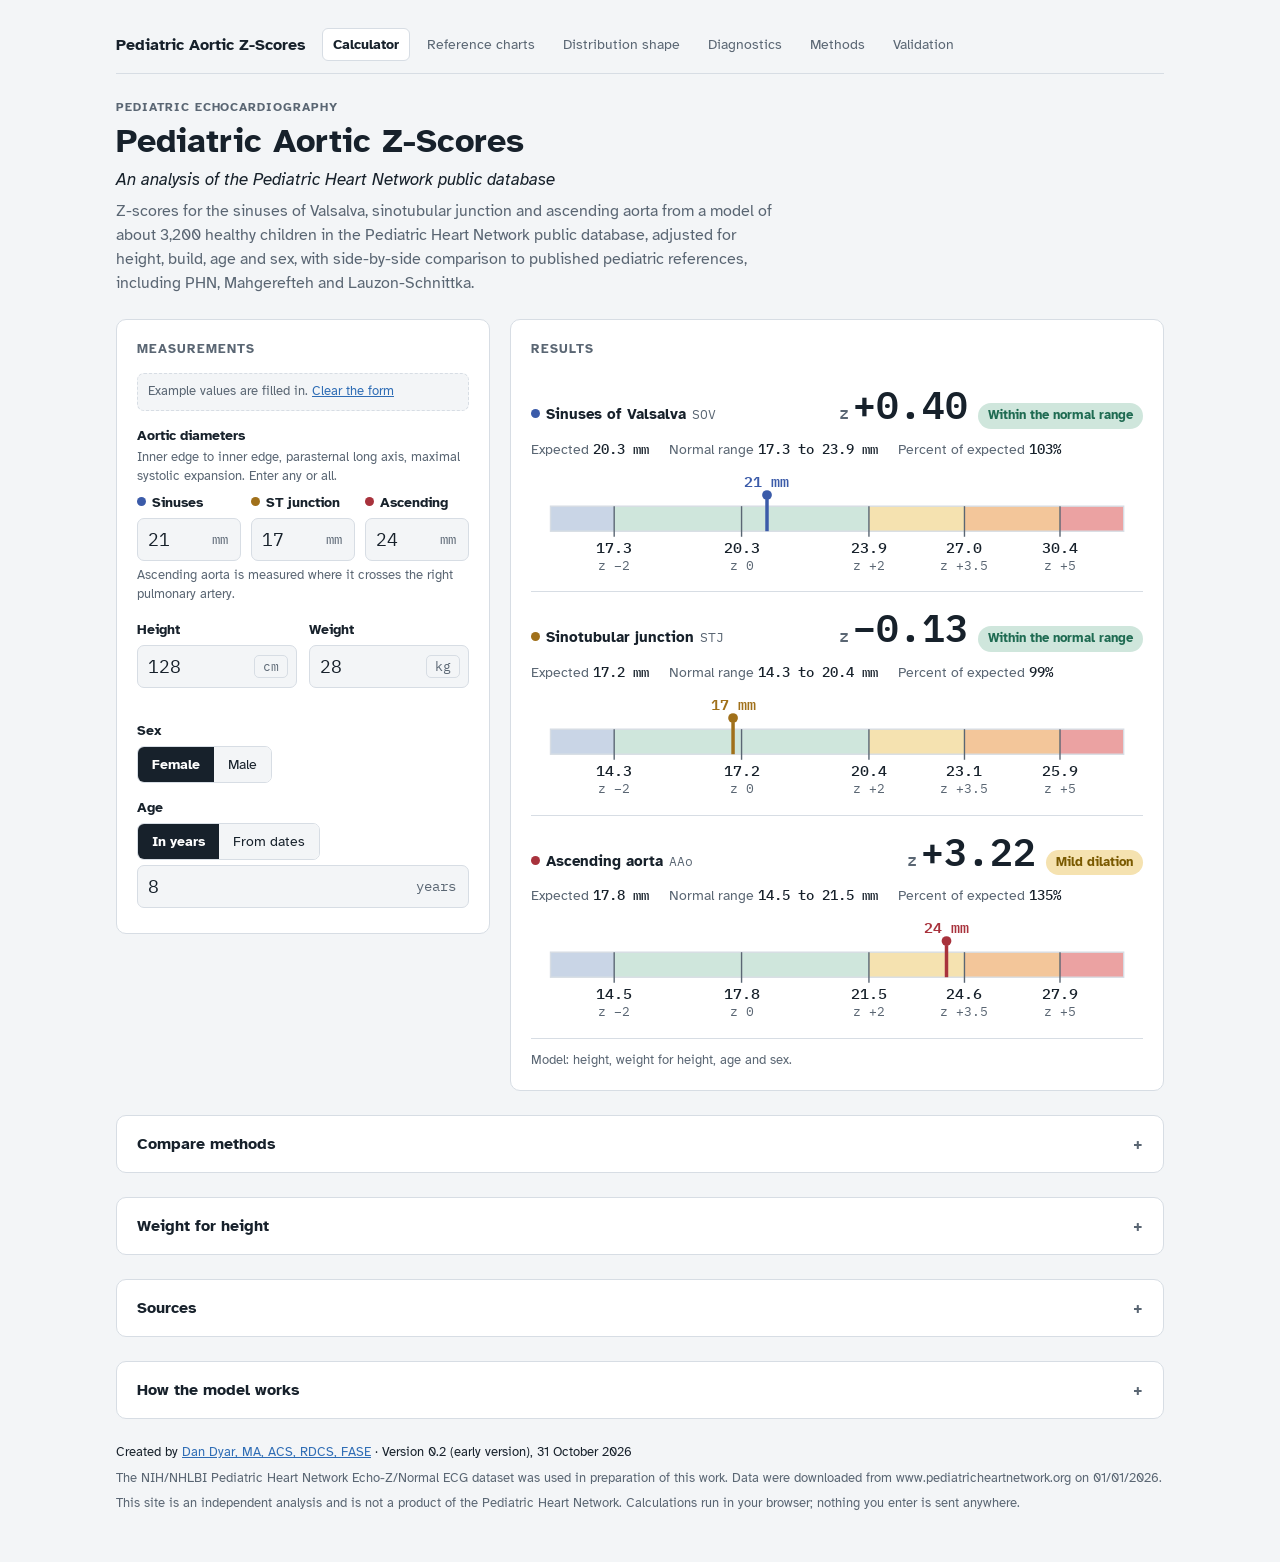
<file: index.html>
<!doctype html>
<html lang="en">
<head>
<meta charset="utf-8">
<meta name="viewport" content="width=device-width, initial-scale=1, viewport-fit=cover">
<meta name="description" content="Z-scores for the pediatric aortic root and ascending aorta from the Pediatric Heart Network public database.">
<title>Pediatric Aortic Z-Scores</title>
<link rel="preconnect" href="https://fonts.googleapis.com">
<link rel="preconnect" href="https://fonts.gstatic.com" crossorigin>
<link rel="stylesheet" href="https://fonts.googleapis.com/css2?family=Atkinson+Hyperlegible:ital,wght@0,400;0,700;1,400&family=IBM+Plex+Mono:wght@400;500;600&display=swap">
<link rel="stylesheet" href="css/site.css">
<style>body { margin: 0; }</style>
</head>
<body>
<div class="page">
  <nav class="sitenav" aria-label="Pages"><a class="brand" href="index.html">Pediatric Aortic Z-Scores</a><a class="tab" href="index.html" aria-current="page">Calculator</a><a class="tab" href="charts.html">Reference charts</a><a class="tab" href="shape.html">Distribution shape</a><a class="tab" href="diagnostics.html">Diagnostics</a><a class="tab" href="methods.html">Methods</a><a class="tab" href="validation.html">Validation</a></nav>
  <header>
    <div class="eyebrow">Pediatric echocardiography</div>
    <h1>Pediatric Aortic Z-Scores</h1>
    <p class="subtitle">An analysis of the Pediatric Heart Network public database</p>
    <p class="lede">Z-scores for the sinuses of Valsalva, sinotubular junction and ascending aorta from a model of about 3,200 healthy children in the Pediatric Heart Network public database, adjusted for height, build, age and sex, with side-by-side comparison to published pediatric references, including PHN, Mahgerefteh and Lauzon-Schnittka.</p>
  </header>

  <div class="work">
    <section class="panel" aria-labelledby="in-h">
      <h2 id="in-h">Measurements</h2>
      <form id="f" novalidate>
        <div class="example-note" id="example-note">Example values are filled in. <button type="button" id="clear">Clear the form</button></div>

        <div class="field">
          <div class="fieldset-head">
            <span class="label">Aortic diameters</span>
            <span class="hint">Inner edge to inner edge, parasternal long axis, maximal systolic expansion. Enter any or all.</span>
          </div>
          <div class="three">
            <div class="field">
              <label for="d-SOV"><span class="dot" style="background:var(--c-sov)"></span>Sinuses</label>
              <div class="unit-input"><input id="d-SOV" inputmode="decimal" autocomplete="off" value="21"><span>mm</span></div>
            </div>
            <div class="field">
              <label for="d-STJ"><span class="dot" style="background:var(--c-stj)"></span>ST junction</label>
              <div class="unit-input"><input id="d-STJ" inputmode="decimal" autocomplete="off" value="17"><span>mm</span></div>
            </div>
            <div class="field">
              <label for="d-AAO"><span class="dot" style="background:var(--c-aao)"></span>Ascending</label>
              <div class="unit-input"><input id="d-AAO" inputmode="decimal" autocomplete="off" value="24"><span>mm</span></div>
            </div>
          </div>
          <span class="hint">Ascending aorta is measured where it crosses the right pulmonary artery.</span>
        </div>

        <div class="two">
          <div class="field">
            <label for="ht">Height</label>
            <div class="unit-input"><input id="ht" inputmode="decimal" autocomplete="off" value="128"><button type="button" class="unit-btn" id="ht-unit">cm</button></div>
            <span class="hint unit-alt" id="ht-alt"></span>
          </div>
          <div class="field">
            <label for="wt">Weight</label>
            <div class="unit-input"><input id="wt" inputmode="decimal" autocomplete="off" value="28"><button type="button" class="unit-btn" id="wt-unit">kg</button></div>
            <span class="hint unit-alt" id="wt-alt"></span>
          </div>
        </div>

        <div class="field">
          <span class="label" id="sex-l">Sex</span>
          <div class="seg" role="radiogroup" aria-labelledby="sex-l">
            <input type="radio" name="sex" id="sex-f" value="F" checked><label for="sex-f">Female</label>
            <input type="radio" name="sex" id="sex-m" value="M"><label for="sex-m">Male</label>
          </div>
        </div>

        <div class="field">
          <span class="label" id="agemode-l">Age</span>
          <div class="seg" role="radiogroup" aria-labelledby="agemode-l">
            <input type="radio" name="agemode" id="am-y" value="years" checked><label for="am-y">In years</label>
            <input type="radio" name="agemode" id="am-d" value="dates"><label for="am-d">From dates</label>
          </div>
          <div id="age-years">
            <div class="unit-input"><input id="age" inputmode="decimal" autocomplete="off" value="8" aria-label="Age in years"><span>years</span></div>
          </div>
          <div id="age-dates" class="two" hidden>
            <div class="field"><label for="dob" class="hint">Date of birth</label><input type="date" id="dob"></div>
            <div class="field"><label for="exam" class="hint">Exam date</label><input type="date" id="exam"></div>
          </div>
          <div class="hint" id="age-out"></div>
        </div>
      </form>
    </section>

    <section class="panel" aria-live="polite" aria-labelledby="out-h">
      <h2 id="out-h">Results</h2>
      <ul class="flags" id="flags" style="margin:0 0 12px"></ul>
      <div class="results" id="results"></div>
      <div class="modelline" id="modelline"></div>
    </section>
  </div>

  <details class="panel" id="cmp">
    <summary>Compare methods</summary>
    <div class="details-body">
      <p class="sub">The same child and measurements under other published or derived normalization methods. <b>% of expected</b> is the measured diameter as a percentage of each method's expected (median) diameter for this child; it depends only on that expected value, so methods usually agree on it much more closely than on z, which also depends on each method's spread and distribution shape. Each method has its own reference group and age range. The PHN z-score uses the published PHN Echo Z-Score Project table for all ages; the Mahgerefteh height index was recomputed in children 2 years and older (their BSA index is not shown, since it matches the PHN z-score). Lauzon-Schnittka comes from a large multicenter clinical cohort that included overweight and obese children; clinical measurements by many readers give a wider normal range than core-lab measurements.</p>
      <div id="cmp-body"></div>
      <p class="sub">CSA/ht = π × (diameter ÷ 2)² ÷ height (cm²/m). For the CSA/ht methods, the mean comes from the age-group table or from a regression on age and sex, and the SD always comes from the age-group table. The coefficients in the published supplement spreadsheet differ from a regression refit on the same public PHN data, so both are shown.</p>
      <p class="sub">Every method here shares one limit, as does any z-score calculator built from healthy children: almost no reference child falls beyond z ±4. Past that point, z-scores depend on assumptions about the tail rather than on data, which is why the methods diverge for a severely dilated aorta. The percent of expected does not depend on those assumptions.</p>
    </div>
  </details>

  <details class="panel" id="wfh-panel">
    <summary>Weight for height</summary>
    <div class="details-body">
      <div class="wfh-grid">
        <div style="display:grid;gap:12px;min-width:0">
          <dl class="facts">
            <dt>Typical weight for this height</dt><dd id="wf-typ">—</dd>
            <dt>Entered weight</dt><dd id="wf-ent">—</dd>
            <dt>Weight for height</dt><dd id="wf-pct">—</dd>
            <dt>Reference group range</dt><dd id="wf-rng">—</dd>
          </dl>
          <div class="table-wrap">
            <table>
              <thead><tr><th>Level</th><th class="num">Expected diameter</th><th class="num">Effect on z</th></tr></thead>
              <tbody id="wf-tab"></tbody>
            </table>
          </div>
          <p class="sub">Effects are compared with a child of typical weight for the same height. Typical weight is the smoothed average weight for height in the PHN reference group (healthy, non-obese children). Children who are lean for their height have slightly smaller aortas; above typical weight, the expected diameter barely changes.</p>
        </div>
        <div class="wfh-chart">
          <svg id="wfh-svg" viewBox="0 0 440 220" role="img" aria-label="Adjustment to expected aortic diameters by weight for height"></svg>
          <div class="legend" id="wfh-legend"></div>
          <div class="scale-cap">Adjustment to the expected diameter (vertical) by weight for height (horizontal).</div>
        </div>
      </div>
    </div>
  </details>

  <details class="panel" id="refs">
    <summary>Sources</summary>
    <div class="details-body">
      <ol class="refs">
        <li>NIH/NHLBI Pediatric Heart Network Echo-Z/Normal ECG public use dataset. Downloaded 01/01/2026. <a href="https://www.pediatricheartnetwork.org" target="_blank" rel="noopener">pediatricheartnetwork.org</a><span class="why">The reference data behind every PHN-based method on this page.</span></li>
        <li>Lopez L, Colan S, Stylianou M, et al. Relationship of echocardiographic z scores adjusted for body surface area to age, sex, race, and ethnicity: the Pediatric Heart Network Normal Echocardiogram Database. <em>Circ Cardiovasc Imaging</em>. 2017;10(11):e006979. <a href="https://doi.org/10.1161/CIRCIMAGING.117.006979" target="_blank" rel="noopener">doi:10.1161/CIRCIMAGING.117.006979</a><span class="why">The original PHN normal database, and the BSA exponents, means and SDs behind the PHN z-score in the comparison table.</span></li>
        <li>Mahgerefteh J, Lai W, Colan S, et al. Height versus body surface area to normalize cardiovascular measurements in children using the Pediatric Heart Network Echocardiographic Z-Score Database. <em>Pediatr Cardiol</em>. 2021;42(6):1284–1292. <a href="https://doi.org/10.1007/s00246-021-02609-x" target="_blank" rel="noopener">doi:10.1007/s00246-021-02609-x</a><span class="why">Height-indexed values for the aortic root and ascending aorta in the comparison table.</span></li>
        <li>Chaudhary AA, Tomlinson AZ, Drant S, Jones AL. Z-score calculators for cross sectional area to height ratio of the aortic root and ascending aorta in healthy children. <em>Pediatr Cardiol</em>. 2026. <a href="https://doi.org/10.1007/s00246-026-04525-4" target="_blank" rel="noopener">doi:10.1007/s00246-026-04525-4</a><span class="why">CSA/ht age-group tables and supplement coefficients in the comparison table.</span></li>
        <li>Lopez L, Colan SD, Frommelt PC, et al. Recommendations for quantification methods during the performance of a pediatric echocardiogram. <em>J Am Soc Echocardiogr</em>. 2010;23(5):465–577. <a href="https://doi.org/10.1016/j.echo.2010.03.019" target="_blank" rel="noopener">doi:10.1016/j.echo.2010.03.019</a><span class="why">How the aortic measurements were made in the PHN core lab.</span></li>
        <li>Morris SA, et al. Cardiovascular management of aortopathy in children: a scientific statement from the American Heart Association. <em>Circulation</em>. 2024. <a href="https://pubmed.ncbi.nlm.nih.gov/39129620/" target="_blank" rel="noopener">PubMed 39129620</a><span class="why">Z-score bands for mild, moderate and severe dilation.</span></li>
        <li>Lauzon-Schnittka J, Plante V, Dahdah N, et al. Z scores for pediatric echocardiography dimensions adjusted for body size, BMI, and age. <em>Circ Cardiovasc Imaging</em>. 2025;18:e017944. <a href="https://doi.org/10.1161/CIRCIMAGING.124.017944" target="_blank" rel="noopener">doi:10.1161/CIRCIMAGING.124.017944</a><span class="why">The Lauzon-Schnittka z-scores in the comparison table, ported from the authors' R function (including its WHO BMI-for-age tables) and checked against it.</span></li>
        <li>Cole TJ, Green PJ. Smoothing reference centile curves: the LMS method and penalized likelihood. <em>Stat Med</em>. 1992;11(10):1305–1319. <a href="https://doi.org/10.1002/sim.4780111005" target="_blank" rel="noopener">doi:10.1002/sim.4780111005</a><span class="why">The LMS idea behind the median, spread and Box-Cox shape.</span></li>
        <li>Rigby RA, Stasinopoulos DM. Generalized additive models for location, scale and shape. <em>J R Stat Soc Ser C</em>. 2005;54(3):507–554. <a href="https://doi.org/10.1111/j.1467-9876.2005.00510.x" target="_blank" rel="noopener">doi:10.1111/j.1467-9876.2005.00510.x</a><span class="why">GAMLSS, the framework used to fit these models.</span></li>
        <li>Herrera-Leaño N, Malhotra A, Cooper R, et al. Allometric scaling of left heart structure and function in elite cyclists: development of sport-specific prediction equations. <em>J Am Heart Assoc</em>. 2026;15:e050142. <a href="https://doi.org/10.1161/JAHA.126.050142" target="_blank" rel="noopener">doi:10.1161/JAHA.126.050142</a><span class="why">A location, scale and shape approach to echo reference values (SEAMLSS).</span></li>
        <li>Haycock GB, Schwartz GJ, Wisotsky DH. Geometric method for measuring body surface area. <em>J Pediatr</em>. 1978;93(1):62–66. <a href="https://doi.org/10.1016/S0022-3476(78)80601-5" target="_blank" rel="noopener">doi:10.1016/S0022-3476(78)80601-5</a><span class="why">BSA formula for the BSA index.</span></li>
      </ol>
    </div>
  </details>

  <details class="panel" id="about">
    <summary>How the model works</summary>
    <div class="details-body">
      <p>Each z-score answers one question: how unusual is this diameter for a healthy child of the same size, build, age and sex? The model answers it in three parts, the same three used to build growth charts (the LMS method): where the middle is, how wide the spread is, and what shape the distribution has. It is fit separately for each level of the aorta.</p>

      <h3>1. The middle: predicted median (M)</h3>
      <p>The median diameter comes from log height, weight for height, age and sex. Height enters as a smooth curve rather than a fixed exponent, so the model can follow growth that is slower than body length in toddlers (an exponent near 0.75) and close to proportional in adolescence (near 0.95). Weight for height compares the child's weight with the typical weight for their height in the same reference group: lean children have slightly smaller aortas, and weight above typical changes little. Once size is known, age and sex add only small effects. Every effect is multiplicative, so it changes the expected diameter by a percentage, the same at every size.</p>

      <h3>2. The spread: σ</h3>
      <p>σ is close to a coefficient of variation: the typical scatter of healthy diameters as a fraction of the median, about 8 to 11%. It is a smooth function of height and is slightly larger in infants, partly because a 1 mm rounding step is a bigger fraction of a small aorta.</p>

      <h3>3. The shape: λ</h3>
      <p>λ (the Box-Cox power) describes how the distribution stretches in its tails, and it is estimated from the data rather than assumed. λ = 0 means diameters are log-normal: being twice the median counts the same at any size. λ = 1 means each extra millimetre counts the same, the assumption behind ratio z-scores such as diameter ÷ BSA^0.5. λ = 2 is the scale of an area, such as CSA/ht. The data put the sinuses near 0 (log-normal) and the sinotubular junction and ascending aorta near 0.4, and rule out 2 for all three. Near the middle the choice barely matters; for a severely dilated aorta it can change z by a factor of two, which is why it is fitted here.</p>

      <div class="table-wrap">
        <table>
          <thead><tr><th>Level</th><th class="num">Children</th><th class="num">λ</th><th class="num">σ (spread)</th><th class="num">Male vs female</th></tr></thead>
          <tbody id="model-tab"></tbody>
        </table>
      </div>

      <h3>From the three parts to a z-score</h3>
      <p class="mono" id="formula" style="white-space:pre-line;line-height:1.8"></p>
      <p>D is the measured diameter and M the predicted median. When λ is 0, the formula becomes ln(D ÷ M) ÷ σ. The second formula turns any z back into millimetres; it draws the scales and gives the normal range (z −2 to +2).</p>
      <p><strong>Percent of expected</strong> is 100 × D ÷ M, the same idea as percent predicted in pulmonary function testing and in the athlete equations of Herrera-Leaño et al. It does not depend on λ or σ, so it is the steadier number for describing and following severe dilation, where z-scores from different methods diverge.</p>
      <p><strong>Without a weight</strong>, the calculator uses the same kind of model built from height and sex only.</p>

      <h3>Reference group and checks</h3>
      <p>Healthy, non-obese children from birth to 18 years in the NIH/NHLBI Pediatric Heart Network Echo-Z/Normal ECG public use dataset (core-lab measurements, 19 centers). Data cleaning is described below.</p>
      <p>In the reference group, z-scores have mean 0 and SD 1 in every height decile and age group, with no remaining trend against height, age, weight, BMI or sex, and 2.1 to 2.6% of children beyond ±2 on each side (2.3% expected). Royston–Wright Q-tests across height groups show the spread (σ), skewness (λ) and kurtosis behaving as intended at every size, except slightly heavy tails at the sinotubular junction.</p>

      <h3>Data cleaning</h3>
      <p>Records were screened in two stages, and only clear errors were excluded, never values that were merely unusual.</p>
      <p><strong>Body size.</strong> Weight for height was computed for every child, and records far outside the reference range were reviewed. Five combinations that are not physiologically possible in a healthy child (for example, a newborn recorded at 71 cm, and a 7.7-year-old at 134 cm and 15 kg) were excluded from all three models.</p>
      <p><strong>Measurements.</strong> After a first fit, the largest |z| values at each level were reviewed. A reading was excluded only when it was implausible and isolated to one level while the other levels in the same child were normal: one sinotubular junction (13 mm in a 172 cm adolescent, z −6.6) and two ascending aortas (12 and 13 mm in children about 140 cm tall, z −4.0 to −4.7, with normal sinuses and sinotubular junction). A child who was large at all three levels (z about +3.5 throughout) was kept, because agreement across levels points to real anatomy.</p>
      <p>In total, 5 of 3,215 records were excluded from all models, and 3 single measurements from one level each. Removing them did not change the main findings. They mattered most for the shape: the two ascending aorta readings alone moved λ from 0.48 to 0.37 and accounted for the skewness and kurtosis flags in the Q-tests.</p>
      <p><strong>Self-test.</strong> <span id="selftest">Running…</span></p>
      <p class="sub">Fit in R with the gamlss package (Box-Cox Cole-Green family, P-spline smooths), exported as lookup tables and interpolated in the browser.</p>

      <h3>Limits</h3>
      <p>Calibration is close to exact out to about z ±2.5. Beyond ±3, about twice as many reference children fall in each tail as a normal distribution predicts (roughly 8 instead of 4 per tail), so z-scores there are approximate; past about ±4 they extend the fitted shape rather than the data, and the percent of expected is the more robust measure. The sinotubular junction has slightly heavier tails than this model assumes, so extreme STJ z-scores should be read with some care. The reference group excluded obesity, so results for children well outside the reference weight-for-height range are extrapolations. Diameters were recorded to the nearest millimetre; in newborns, 1 mm moves z by about 1. The dilation bands follow the AHA scientific statement on aortopathy in children (normal &lt; 2, mild 2 to &lt; 3.5, moderate 3.5 to &lt; 5, severe ≥ 5), applied to this model's z. For research and education; it does not replace clinical judgment.</p>
    </div>
  </details>

  <footer>
    <p>The NIH/NHLBI Pediatric Heart Network Echo-Z/Normal ECG dataset was used in preparation of this work. Data were downloaded from www.pediatricheartnetwork.org on 01/01/2026.</p>
    <p>This site is an independent analysis and is not a product of the Pediatric Heart Network. Calculations run in your browser; nothing you enter is sent anywhere.</p>
  </footer>
</div>
<script src="models/root_bccg.js"></script>
<script src="tests/root_bccg_testcases.js"></script>
<script src="models/age_height.js"></script>
<script src="js/aortic-model.js"></script>
<script src="models/lauzon_schnittka.js"></script>
<script src="js/lauzon-schnittka.js"></script>
<script src="js/calculator.js"></script>
</body>
</html>
</file>
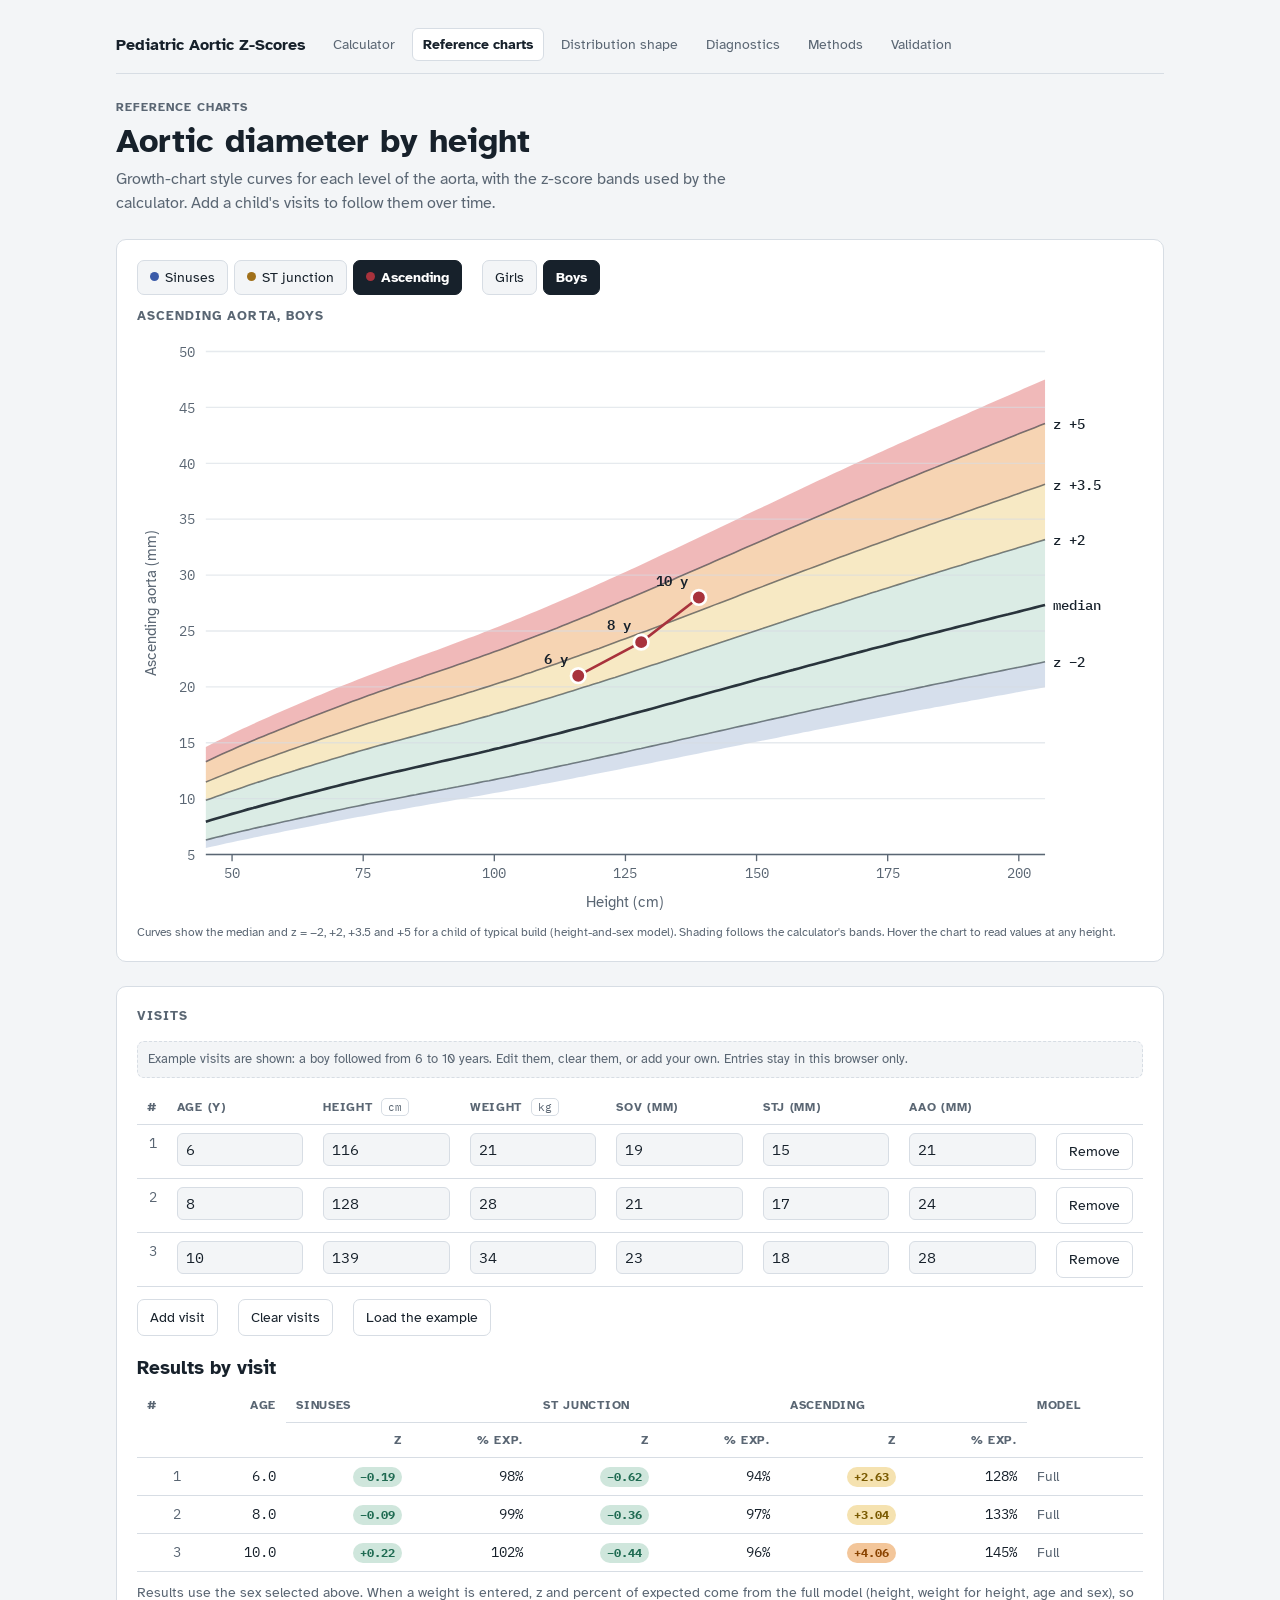
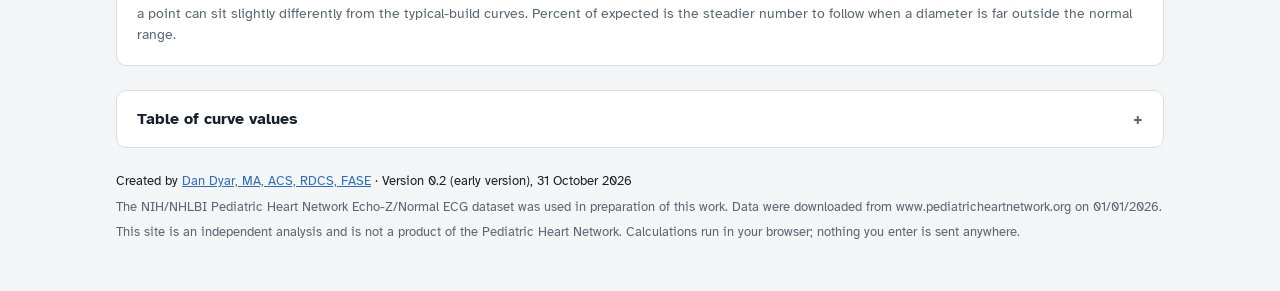
<file: charts.html>
<!doctype html>
<html lang="en">
<head>
<meta charset="utf-8">
<meta name="viewport" content="width=device-width, initial-scale=1, viewport-fit=cover">
<meta name="description" content="Reference charts of pediatric aortic diameters by height, with a visit tracker.">
<title>Aortic Reference Charts</title>
<link rel="preconnect" href="https://fonts.googleapis.com">
<link rel="preconnect" href="https://fonts.gstatic.com" crossorigin>
<link rel="stylesheet" href="https://fonts.googleapis.com/css2?family=Atkinson+Hyperlegible:ital,wght@0,400;0,700;1,400&family=IBM+Plex+Mono:wght@400;500;600&display=swap">
<link rel="stylesheet" href="css/site.css">
<style>body { margin: 0; }</style>
</head>
<body>
<div class="page">
  <nav class="sitenav" aria-label="Pages"><a class="brand" href="index.html">Pediatric Aortic Z-Scores</a><a class="tab" href="index.html">Calculator</a><a class="tab" href="charts.html" aria-current="page">Reference charts</a><a class="tab" href="shape.html">Distribution shape</a><a class="tab" href="diagnostics.html">Diagnostics</a><a class="tab" href="methods.html">Methods</a><a class="tab" href="validation.html">Validation</a></nav>
  <header>
    <div class="eyebrow">Reference charts</div>
    <h1>Aortic diameter by height</h1>
    <p class="lede">Growth-chart style curves for each level of the aorta, with the z-score bands used by the calculator. Add a child's visits to follow them over time.</p>
  </header>

  <section class="panel">
    <div class="controls" style="margin-bottom:12px">
      <div class="tabs" id="level-tabs" role="group" aria-label="Level">
        <button type="button" data-k="SOV" aria-pressed="false"><span class="dot" style="background:var(--c-sov)"></span>Sinuses</button>
        <button type="button" data-k="STJ" aria-pressed="false"><span class="dot" style="background:var(--c-stj)"></span>ST junction</button>
        <button type="button" data-k="AAO" aria-pressed="true"><span class="dot" style="background:var(--c-aao)"></span>Ascending</button>
      </div>
      <div class="tabs" id="sex-tabs" role="group" aria-label="Sex">
        <button type="button" data-m="0" aria-pressed="false">Girls</button>
        <button type="button" data-m="1" aria-pressed="true">Boys</button>
      </div>
    </div>
    <h2 id="chart-title" style="margin:0 0 6px"></h2>
    <div class="chart"><svg id="chart" viewBox="0 0 760 440" role="img" aria-label="Reference curves of aortic diameter by height, with the child's visits"></svg></div>
    <p class="scale-cap" style="margin:8px 0 0">Curves show the median and z = −2, +2, +3.5 and +5 for a child of typical build (height-and-sex model). Shading follows the calculator's bands. Hover the chart to read values at any height.</p>
  </section>

  <section class="panel">
    <h2>Visits</h2>
    <div class="example-note" id="example-note" style="margin-bottom:12px">Example visits are shown: a boy followed from 6 to 10 years. Edit them, clear them, or add your own. Entries stay in this browser only.</div>
    <div class="table-wrap">
      <table>
        <thead><tr><th>#</th><th>Age (y)</th><th>Height <button type="button" class="unit-btn" id="vh-unit">cm</button></th><th>Weight <button type="button" class="unit-btn" id="vw-unit">kg</button></th><th>SOV (mm)</th><th>STJ (mm)</th><th>AAo (mm)</th><th></th></tr></thead>
        <tbody id="visit-in"></tbody>
      </table>
    </div>
    <div class="controls" style="margin-top:12px">
      <button type="button" class="btn" id="add-visit">Add visit</button>
      <button type="button" class="btn" id="clear-visits">Clear visits</button>
      <button type="button" class="btn" id="load-example">Load the example</button>
    </div>
    <h3 style="margin:18px 0 6px">Results by visit</h3>
    <div class="table-wrap">
      <table>
        <thead>
          <tr><th rowspan="2">#</th><th rowspan="2" class="num">Age</th><th colspan="2">Sinuses</th><th colspan="2">ST junction</th><th colspan="2">Ascending</th><th rowspan="2">Model</th></tr>
          <tr><th class="num">z</th><th class="num">% exp.</th><th class="num">z</th><th class="num">% exp.</th><th class="num">z</th><th class="num">% exp.</th></tr>
        </thead>
        <tbody id="visit-out"></tbody>
      </table>
    </div>
    <p class="sub" style="margin:10px 0 0">Results use the sex selected above. When a weight is entered, z and percent of expected come from the full model (height, weight for height, age and sex), so a point can sit slightly differently from the typical-build curves. Percent of expected is the steadier number to follow when a diameter is far outside the normal range.</p>
  </section>

  <details class="panel">
    <summary>Table of curve values</summary>
    <div class="details-body">
      <p class="sub" id="curve-cap"></p>
      <div class="table-wrap">
        <table>
          <thead><tr><th class="num">Height (cm)</th><th class="num">z −2</th><th class="num">Median</th><th class="num">z +2</th><th class="num">z +3.5</th><th class="num">z +5</th></tr></thead>
          <tbody id="curve-tab"></tbody>
        </table>
      </div>
    </div>
  </details>
  <div class="tip" id="tip" hidden></div>
  <footer>
    <p>The NIH/NHLBI Pediatric Heart Network Echo-Z/Normal ECG dataset was used in preparation of this work. Data were downloaded from www.pediatricheartnetwork.org on 01/01/2026.</p>
    <p>This site is an independent analysis and is not a product of the Pediatric Heart Network. Calculations run in your browser; nothing you enter is sent anywhere.</p>
  </footer>
</div>
<style>
.cell { width: 100%; min-width: 64px; font: 15px var(--font-num); color: var(--ink); background: var(--bg); border: 1px solid var(--line); border-radius: 6px; padding: 6px 8px; }
.cell:focus-visible { outline: 2px solid var(--focus); outline-offset: 1px; }
</style>
<script src="models/root_bccg.js"></script>
<script src="tests/root_bccg_testcases.js"></script>
<script src="models/age_height.js"></script>
<script src="js/aortic-model.js"></script>
<script src="js/charts.js"></script>
</body>
</html>
</file>
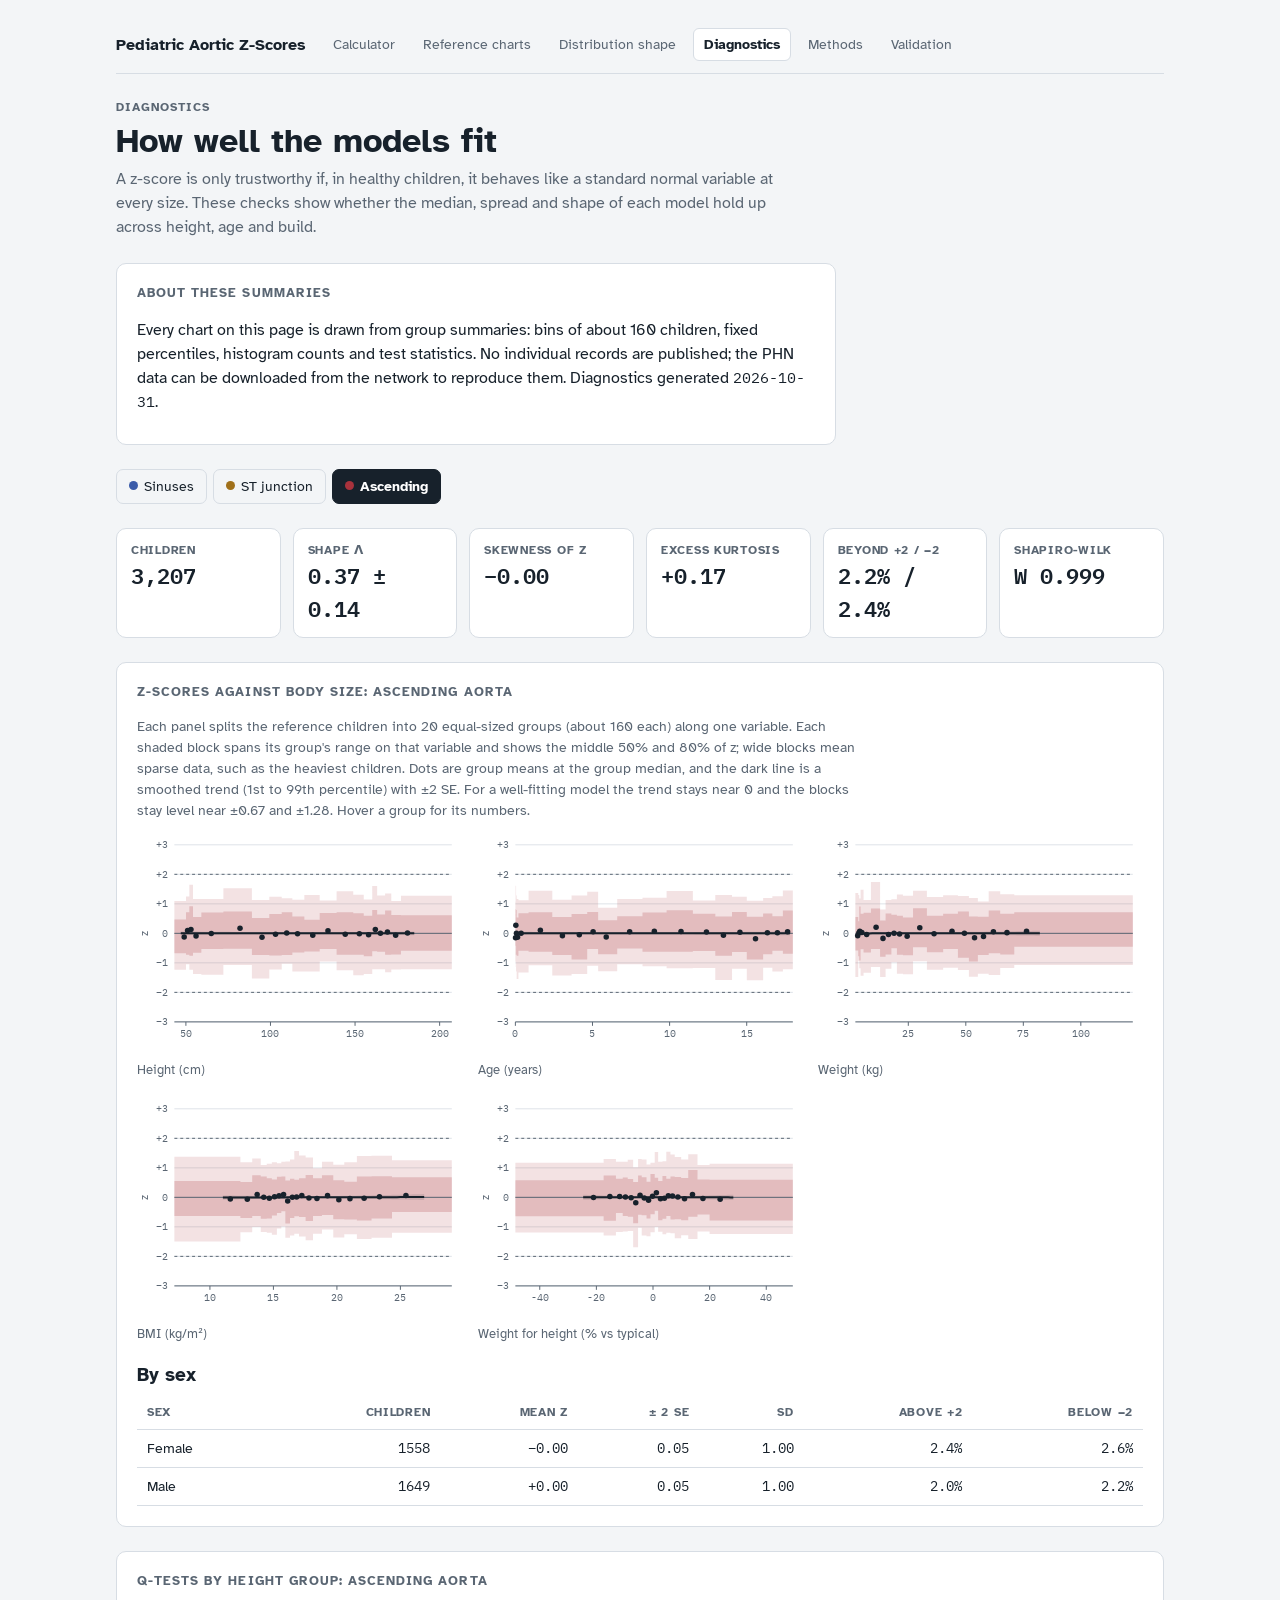
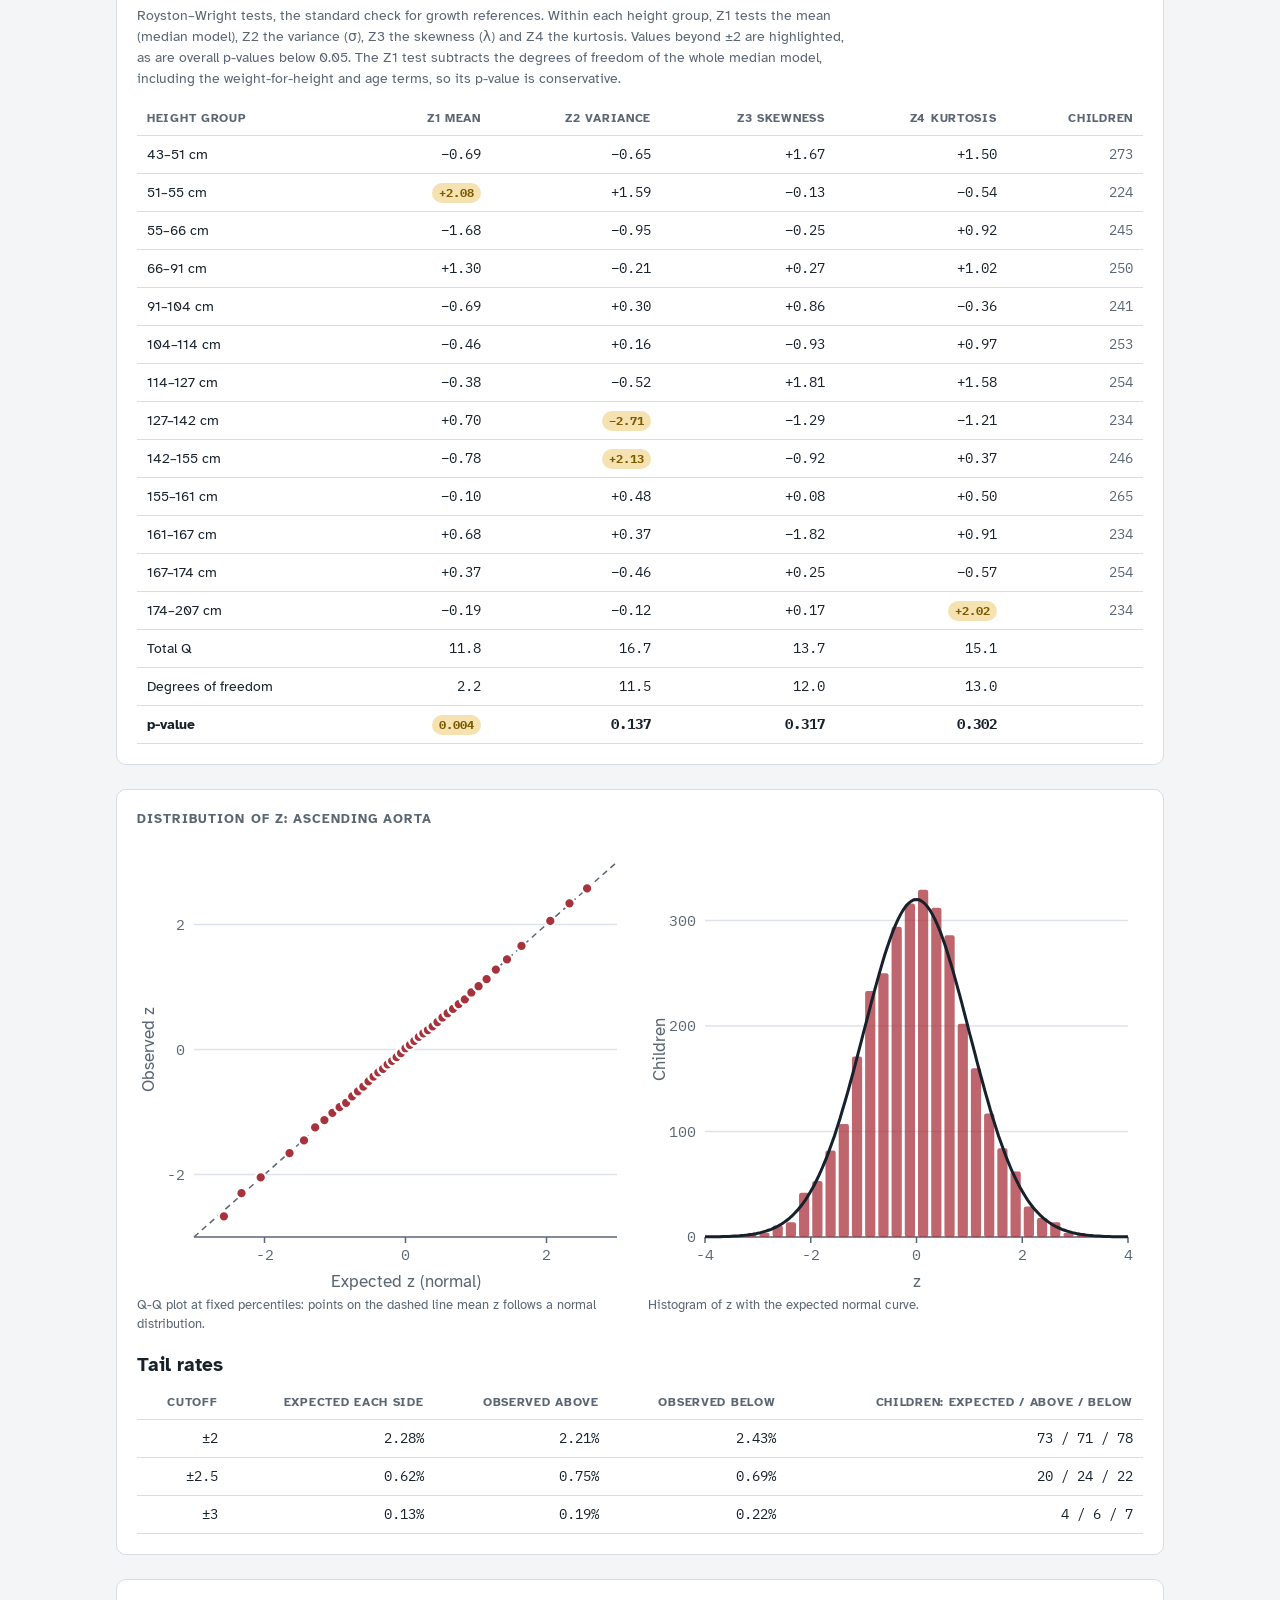
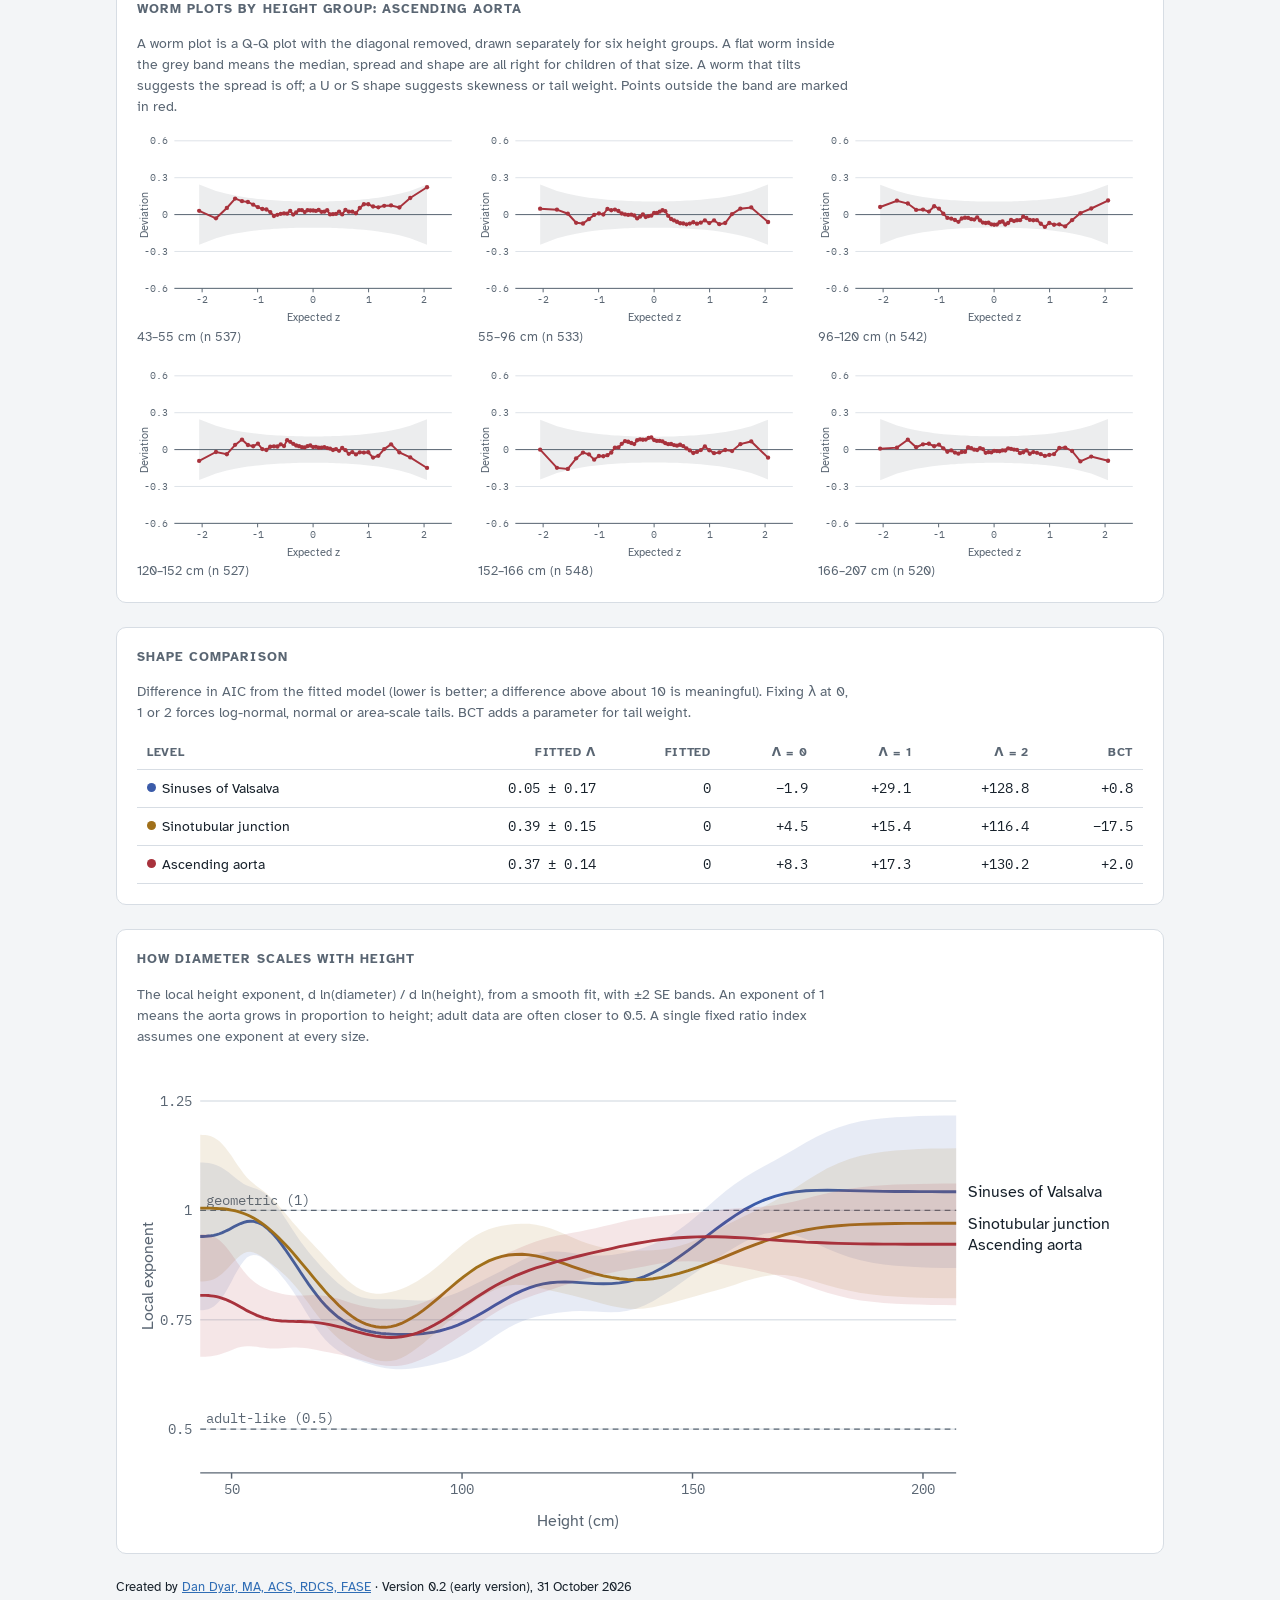
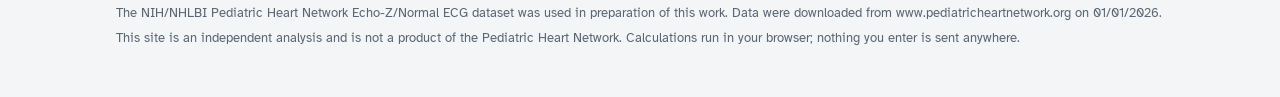
<file: diagnostics.html>
<!doctype html>
<html lang="en">
<head>
<meta charset="utf-8">
<meta name="viewport" content="width=device-width, initial-scale=1, viewport-fit=cover">
<meta name="description" content="Residual, Q-test, worm-plot and shape diagnostics for the pediatric aortic z-score models.">
<title>Model Diagnostics</title>
<link rel="preconnect" href="https://fonts.googleapis.com">
<link rel="preconnect" href="https://fonts.gstatic.com" crossorigin>
<link rel="stylesheet" href="https://fonts.googleapis.com/css2?family=Atkinson+Hyperlegible:ital,wght@0,400;0,700;1,400&family=IBM+Plex+Mono:wght@400;500;600&display=swap">
<link rel="stylesheet" href="css/site.css">
<style>body { margin: 0; }</style>
</head>
<body>
<div class="page">
  <nav class="sitenav" aria-label="Pages"><a class="brand" href="index.html">Pediatric Aortic Z-Scores</a><a class="tab" href="index.html">Calculator</a><a class="tab" href="charts.html">Reference charts</a><a class="tab" href="shape.html">Distribution shape</a><a class="tab" href="diagnostics.html" aria-current="page">Diagnostics</a><a class="tab" href="methods.html">Methods</a><a class="tab" href="validation.html">Validation</a></nav>
  <header>
    <div class="eyebrow">Diagnostics</div>
    <h1>How well the models fit</h1>
    <p class="lede">A z-score is only trustworthy if, in healthy children, it behaves like a standard normal variable at every size. These checks show whether the median, spread and shape of each model hold up across height, age and build.</p>
  </header>

  <section class="panel" id="missing" hidden>
    <h2>Diagnostics file not found</h2>
    <p class="prose">This page reads <span class="mono">models/diagnostics.js</span>, written by <span class="mono">R/export_diagnostics.R</span>. Run that script after <span class="mono">R/aortic_root_models.R</span> and copy its output into <span class="mono">models/</span>.</p>
  </section>

  <div id="content" style="display:grid;gap:24px">
    <section class="panel prose">
      <h2>About these summaries</h2>
      <p>Every chart on this page is drawn from group summaries: bins of about 160 children, fixed percentiles, histogram counts and test statistics. No individual records are published; the PHN data can be downloaded from the network to reproduce them. Diagnostics generated <span id="diag-date" class="mono">—</span>.</p>
    </section>

    <div class="tabs" id="level-tabs" role="group" aria-label="Level">
      <button type="button" data-k="SOV" aria-pressed="false"><span class="dot" style="background:var(--c-sov)"></span>Sinuses</button>
      <button type="button" data-k="STJ" aria-pressed="false"><span class="dot" style="background:var(--c-stj)"></span>ST junction</button>
      <button type="button" data-k="AAO" aria-pressed="true"><span class="dot" style="background:var(--c-aao)"></span>Ascending</button>
    </div>

    <div class="stat-row">
      <div class="stat"><div class="k">Children</div><div class="v" id="s-n">—</div></div>
      <div class="stat"><div class="k">Shape λ</div><div class="v" id="s-lam">—</div></div>
      <div class="stat"><div class="k">Skewness of z</div><div class="v" id="s-skew">—</div></div>
      <div class="stat"><div class="k">Excess kurtosis</div><div class="v" id="s-kurt">—</div></div>
      <div class="stat"><div class="k">Beyond +2 / −2</div><div class="v" id="s-tails">—</div></div>
      <div class="stat"><div class="k">Shapiro-Wilk</div><div class="v" id="s-sw">—</div></div>
    </div>

    <section class="panel">
      <h2>z-scores against body size: <span class="lvl-name"></span></h2>
      <p class="sub" style="margin:0 0 12px;max-width:80ch">Each panel splits the reference children into 20 equal-sized groups (about 160 each) along one variable. Each shaded block spans its group's range on that variable and shows the middle 50% and 80% of z; wide blocks mean sparse data, such as the heaviest children. Dots are group means at the group median, and the dark line is a smoothed trend (1st to 99th percentile) with ±2 SE. For a well-fitting model the trend stays near 0 and the blocks stay level near ±0.67 and ±1.28. Hover a group for its numbers.</p>
      <div class="minis" id="resid"></div>
      <h3 style="margin:16px 0 6px">By sex</h3>
      <div class="table-wrap">
        <table>
          <thead><tr><th>Sex</th><th class="num">Children</th><th class="num">Mean z</th><th class="num">± 2 SE</th><th class="num">SD</th><th class="num">Above +2</th><th class="num">Below −2</th></tr></thead>
          <tbody id="sex-tab"></tbody>
        </table>
      </div>
    </section>

    <section class="panel">
      <h2>Q-tests by height group: <span class="lvl-name"></span></h2>
      <p class="sub" style="margin:0 0 12px;max-width:80ch">Royston–Wright tests, the standard check for growth references. Within each height group, Z1 tests the mean (median model), Z2 the variance (σ), Z3 the skewness (λ) and Z4 the kurtosis. Values beyond ±2 are highlighted, as are overall p-values below 0.05. The Z1 test subtracts the degrees of freedom of the whole median model, including the weight-for-height and age terms, so its p-value is conservative.</p>
      <div class="table-wrap">
        <table>
          <thead><tr><th>Height group</th><th class="num">Z1 mean</th><th class="num">Z2 variance</th><th class="num">Z3 skewness</th><th class="num">Z4 kurtosis</th><th class="num">Children</th></tr></thead>
          <tbody id="q-tab"></tbody>
        </table>
      </div>
    </section>

    <section class="panel">
      <h2>Distribution of z: <span class="lvl-name"></span></h2>
      <div class="minis" style="grid-template-columns:repeat(auto-fit,minmax(280px,1fr))">
        <figure class="mini"><svg id="qq" role="img" aria-label="Normal Q-Q plot of z"></svg><figcaption>Q-Q plot at fixed percentiles: points on the dashed line mean z follows a normal distribution.</figcaption></figure>
        <figure class="mini"><svg id="hist" role="img" aria-label="Histogram of z with the normal curve"></svg><figcaption>Histogram of z with the expected normal curve.</figcaption></figure>
      </div>
      <h3 style="margin:16px 0 6px">Tail rates</h3>
      <div class="table-wrap">
        <table>
          <thead><tr><th class="num">Cutoff</th><th class="num">Expected each side</th><th class="num">Observed above</th><th class="num">Observed below</th><th class="num">Children: expected / above / below</th></tr></thead>
          <tbody id="tail-tab"></tbody>
        </table>
      </div>
    </section>

    <section class="panel">
      <h2>Worm plots by height group: <span class="lvl-name"></span></h2>
      <p class="sub" style="margin:0 0 12px;max-width:80ch">A worm plot is a Q-Q plot with the diagonal removed, drawn separately for six height groups. A flat worm inside the grey band means the median, spread and shape are all right for children of that size. A worm that tilts suggests the spread is off; a U or S shape suggests skewness or tail weight. Points outside the band are marked in red.</p>
      <div class="minis" id="worm"></div>
    </section>

    <section class="panel">
      <h2>Shape comparison</h2>
      <p class="sub" style="margin:0 0 12px;max-width:80ch">Difference in AIC from the fitted model (lower is better; a difference above about 10 is meaningful). Fixing λ at 0, 1 or 2 forces log-normal, normal or area-scale tails. BCT adds a parameter for tail weight.</p>
      <div class="table-wrap">
        <table>
          <thead><tr><th>Level</th><th class="num">Fitted λ</th><th class="num">Fitted</th><th class="num">λ = 0</th><th class="num">λ = 1</th><th class="num">λ = 2</th><th class="num">BCT</th></tr></thead>
          <tbody id="aic-tab"></tbody>
        </table>
      </div>
    </section>

    <section class="panel">
      <h2>How diameter scales with height</h2>
      <p class="sub" style="margin:0 0 12px;max-width:80ch">The local height exponent, d ln(diameter) / d ln(height), from a smooth fit, with ±2 SE bands. An exponent of 1 means the aorta grows in proportion to height; adult data are often closer to 0.5. A single fixed ratio index assumes one exponent at every size.</p>
      <div class="chart"><svg id="expo" role="img" aria-label="Local height exponent by height for the three levels"></svg></div>
    </section>
  </div>
  <div class="tip" id="tip" hidden></div>
  <footer>
    <p>The NIH/NHLBI Pediatric Heart Network Echo-Z/Normal ECG dataset was used in preparation of this work. Data were downloaded from www.pediatricheartnetwork.org on 01/01/2026.</p>
    <p>This site is an independent analysis and is not a product of the Pediatric Heart Network. Calculations run in your browser; nothing you enter is sent anywhere.</p>
  </footer>
</div>
<style>
.minis { display: grid; grid-template-columns: repeat(auto-fill, minmax(280px, 1fr)); gap: 16px; }
figure.mini { margin: 0; min-width: 0; }
figure.mini svg { width: 100%; height: auto; display: block; }
figure.mini figcaption { font-size: 13px; color: var(--muted); margin-top: 2px; }
#expo { width: 100%; height: auto; display: block; }
</style>
<script src="models/root_bccg.js"></script>
<script src="tests/root_bccg_testcases.js"></script>
<script src="js/aortic-model.js"></script>
<script src="models/diagnostics.js"></script>
<script src="js/diagnostics.js"></script>
</body>
</html>
</file>
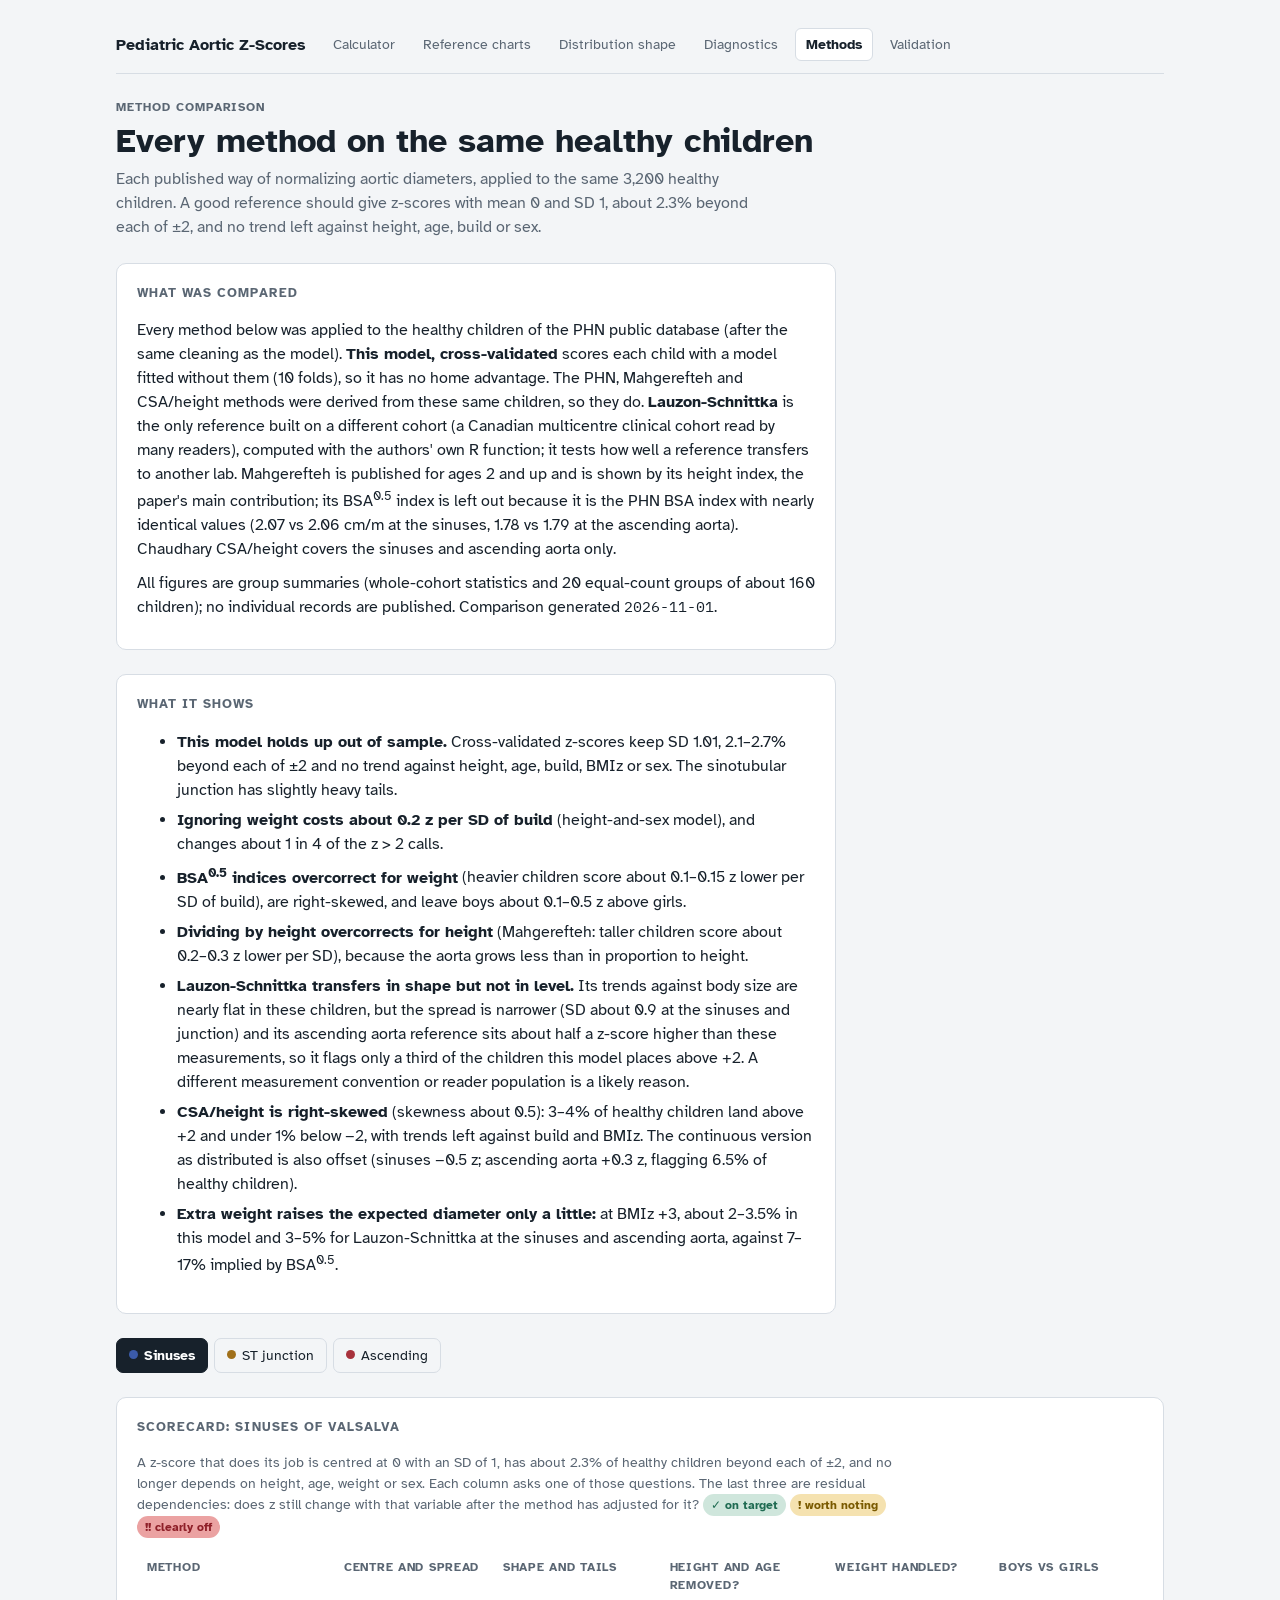
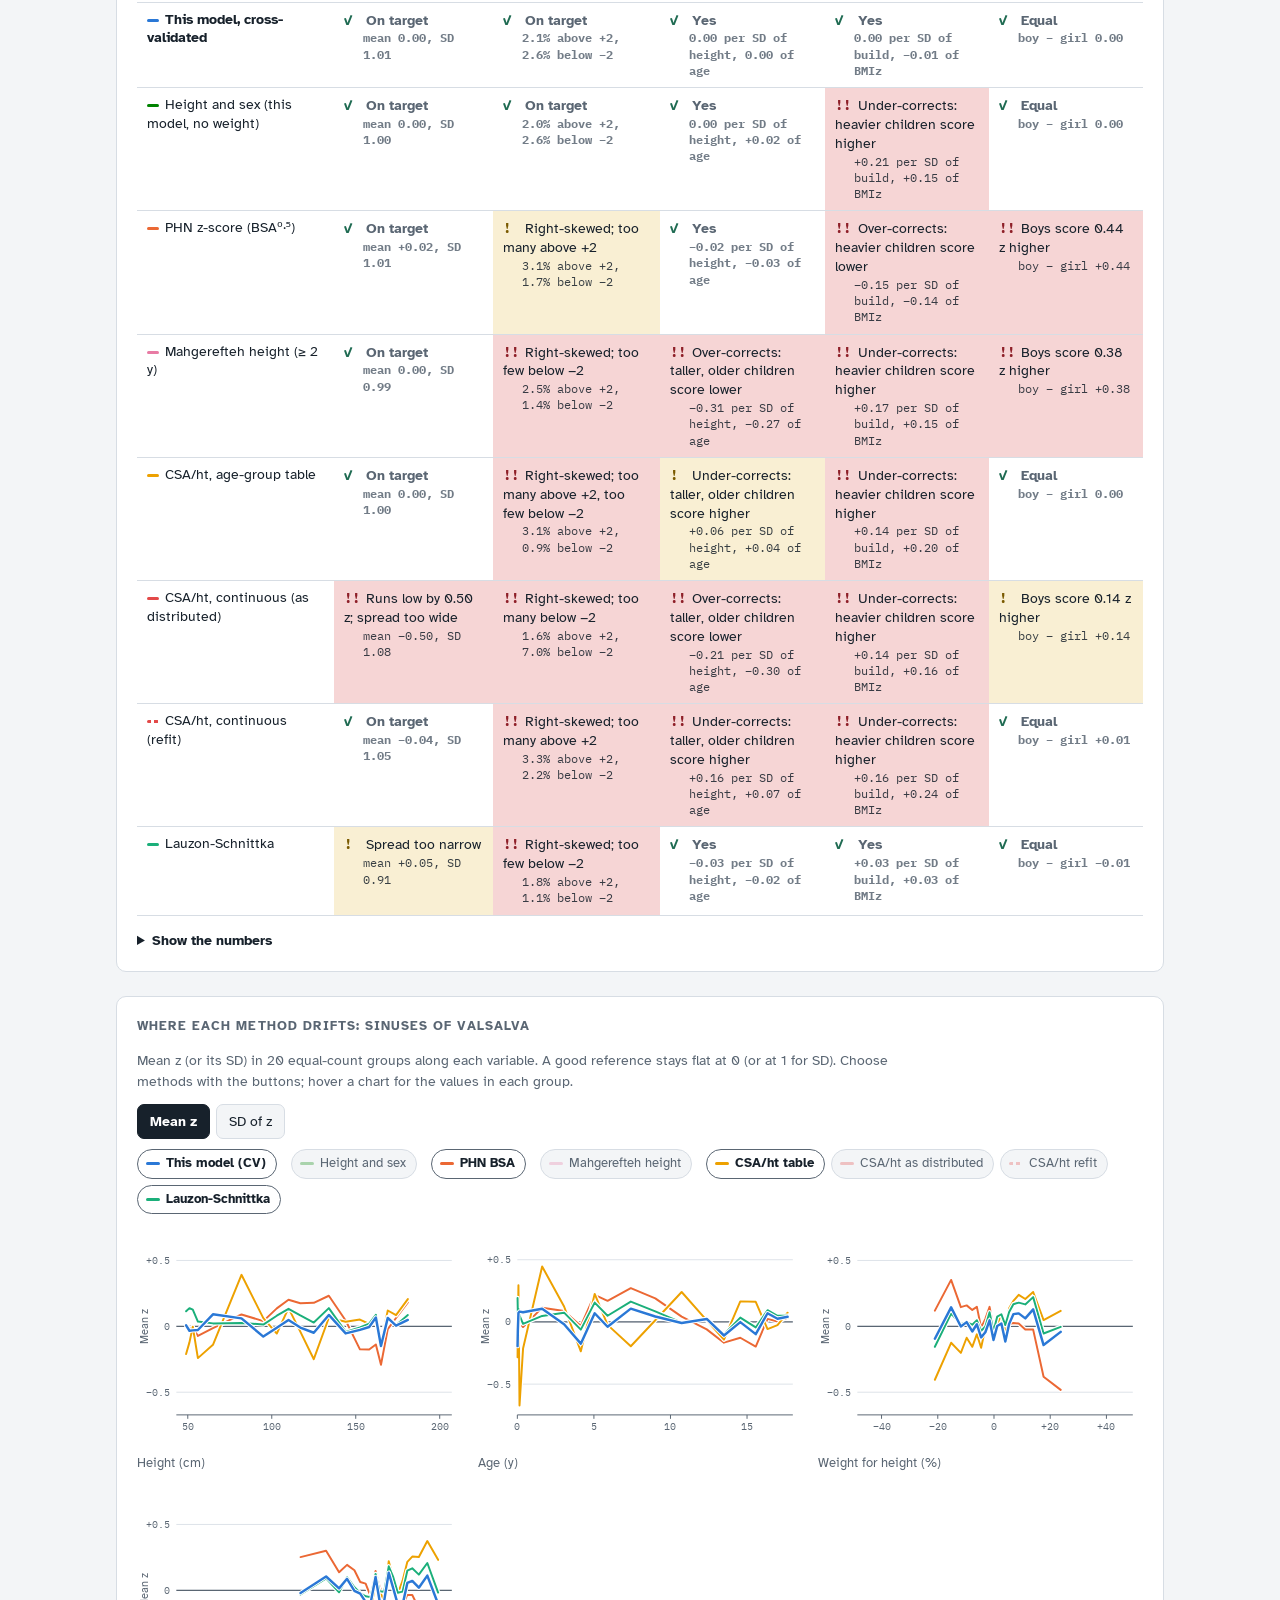
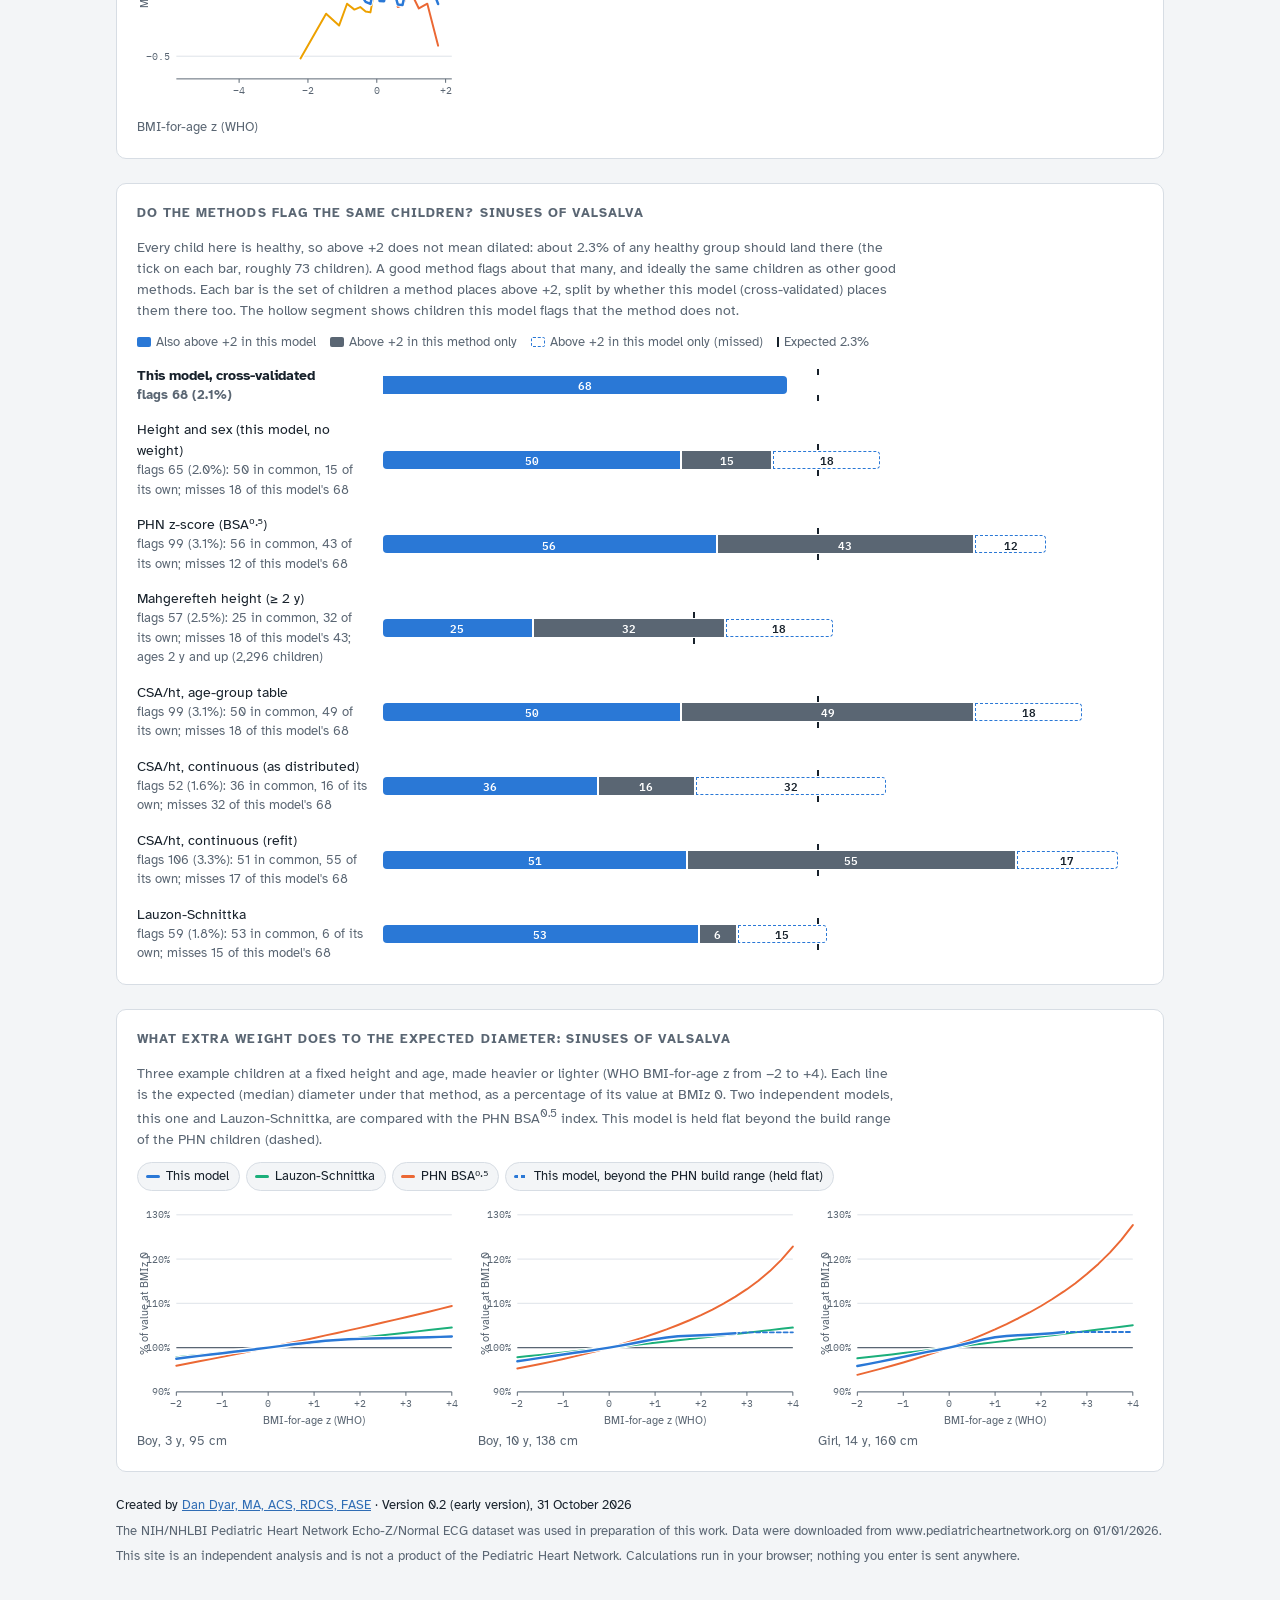
<file: methods.html>
<!doctype html>
<html lang="en">
<head>
<meta charset="utf-8">
<meta name="viewport" content="width=device-width, initial-scale=1, viewport-fit=cover">
<meta name="description" content="Every published normalization method for pediatric aortic diameters applied to the same healthy PHN children: bias, spread, tails, residual trends and flag agreement.">
<title>Method Comparison</title>
<link rel="preconnect" href="https://fonts.googleapis.com">
<link rel="preconnect" href="https://fonts.gstatic.com" crossorigin>
<link rel="stylesheet" href="https://fonts.googleapis.com/css2?family=Atkinson+Hyperlegible:ital,wght@0,400;0,700;1,400&family=IBM+Plex+Mono:wght@400;500;600&display=swap">
<link rel="stylesheet" href="css/site.css">
<style>body { margin: 0; }</style>
</head>
<body>
<div class="page mviz">
  <nav class="sitenav" aria-label="Pages"><a class="brand" href="index.html">Pediatric Aortic Z-Scores</a><a class="tab" href="index.html">Calculator</a><a class="tab" href="charts.html">Reference charts</a><a class="tab" href="shape.html">Distribution shape</a><a class="tab" href="diagnostics.html">Diagnostics</a><a class="tab" href="methods.html" aria-current="page">Methods</a><a class="tab" href="validation.html">Validation</a></nav>
  <header>
    <div class="eyebrow">Method comparison</div>
    <h1>Every method on the same healthy children</h1>
    <p class="lede">Each published way of normalizing aortic diameters, applied to the same 3,200 healthy children. A good reference should give z-scores with mean 0 and SD 1, about 2.3% beyond each of ±2, and no trend left against height, age, build or sex.</p>
  </header>

  <section class="panel" id="missing" hidden>
    <h2>Comparison file not found</h2>
    <p class="prose">This page reads <span class="mono">models/methods.js</span>, written by <span class="mono">R/export_methods_comparison.R</span>.</p>
  </section>

  <div id="content" style="display:grid;gap:24px">
    <section class="panel prose">
      <h2>What was compared</h2>
      <p>Every method below was applied to the healthy children of the PHN public database (after the same cleaning as the model). <b>This model, cross-validated</b> scores each child with a model fitted without them (10 folds), so it has no home advantage. The PHN, Mahgerefteh and CSA/height methods were derived from these same children, so they do. <b>Lauzon-Schnittka</b> is the only reference built on a different cohort (a Canadian multicentre clinical cohort read by many readers), computed with the authors' own R function; it tests how well a reference transfers to another lab. Mahgerefteh is published for ages 2 and up and is shown by its height index, the paper's main contribution; its BSA<sup>0.5</sup> index is left out because it is the PHN BSA index with nearly identical values (2.07 vs 2.06 cm/m at the sinuses, 1.78 vs 1.79 at the ascending aorta). Chaudhary CSA/height covers the sinuses and ascending aorta only.</p>
      <p>All figures are group summaries (whole-cohort statistics and 20 equal-count groups of about 160 children); no individual records are published. Comparison generated <span id="m-date" class="mono">—</span>.</p>
    </section>

    <section class="panel prose findings">
      <h2>What it shows</h2>
      <ul>
        <li><b>This model holds up out of sample.</b> Cross-validated z-scores keep SD 1.01, 2.1–2.7% beyond each of ±2 and no trend against height, age, build, BMIz or sex. The sinotubular junction has slightly heavy tails.</li>
        <li><b>Ignoring weight costs about 0.2 z per SD of build</b> (height-and-sex model), and changes about 1 in 4 of the z &gt; 2 calls.</li>
        <li><b>BSA<sup>0.5</sup> indices overcorrect for weight</b> (heavier children score about 0.1–0.15 z lower per SD of build), are right-skewed, and leave boys about 0.1–0.5 z above girls.</li>
        <li><b>Dividing by height overcorrects for height</b> (Mahgerefteh: taller children score about 0.2–0.3 z lower per SD), because the aorta grows less than in proportion to height.</li>
        <li><b>Lauzon-Schnittka transfers in shape but not in level.</b> Its trends against body size are nearly flat in these children, but the spread is narrower (SD about 0.9 at the sinuses and junction) and its ascending aorta reference sits about half a z-score higher than these measurements, so it flags only a third of the children this model places above +2. A different measurement convention or reader population is a likely reason.</li>
        <li><b>CSA/height is right-skewed</b> (skewness about 0.5): 3–4% of healthy children land above +2 and under 1% below −2, with trends left against build and BMIz. The continuous version as distributed is also offset (sinuses −0.5 z; ascending aorta +0.3 z, flagging 6.5% of healthy children).</li>
        <li><b>Extra weight raises the expected diameter only a little:</b> at BMIz +3, about 2–3.5% in this model and 3–5% for Lauzon-Schnittka at the sinuses and ascending aorta, against 7–17% implied by BSA<sup>0.5</sup>.</li>
      </ul>
    </section>

    <div class="tabs" id="level-tabs" role="group" aria-label="Level">
      <button type="button" data-k="SOV" aria-pressed="true"><span class="dot" style="background:var(--c-sov)"></span>Sinuses</button>
      <button type="button" data-k="STJ" aria-pressed="false"><span class="dot" style="background:var(--c-stj)"></span>ST junction</button>
      <button type="button" data-k="AAO" aria-pressed="false"><span class="dot" style="background:var(--c-aao)"></span>Ascending</button>
    </div>

    <section class="panel">
      <h2>Scorecard: <span class="lvl-name"></span></h2>
      <p class="sub" style="margin:0 0 12px;max-width:85ch">A z-score that does its job is centred at 0 with an SD of 1, has about 2.3% of healthy children beyond each of ±2, and no longer depends on height, age, weight or sex. Each column asks one of those questions. The last three are residual dependencies: does z still change with that variable after the method has adjusted for it? <span class="pill ok">✓ on target</span> <span class="pill warn">! worth noting</span> <span class="pill bad">!! clearly off</span></p>
      <div class="table-wrap">
        <table class="score verdict">
          <thead><tr><th>Method</th><th>Centre and spread</th><th>Shape and tails</th><th>Height and age removed?</th><th>Weight handled?</th><th>Boys vs girls</th></tr></thead>
          <tbody id="verdict-body"></tbody>
        </table>
      </div>
      <details class="numbers">
        <summary>Show the numbers</summary>
        <p class="sub" style="margin:8px 0 12px;max-width:85ch">Trend columns give the change in mean z per standard deviation of each variable (a slope of 0.2 means the tallest children run about 0.8 z higher than the shortest). Boy − girl is the difference in mean z. Thresholds for ! and !!: mean beyond ±0.1 / ±0.25; SD outside 0.95–1.05 / 0.9–1.1; skewness beyond ±0.1 / ±0.25; percentage beyond ±2 outside 1.6–3.0 / 1.2–4.0; trends and sex difference beyond ±0.05 / ±0.15. Build is weight for height (weight relative to the typical weight for the child's height); BMIz is the WHO BMI-for-age z-score.</p>
        <div class="table-wrap">
          <table class="score">
            <thead>
              <tr><th rowspan="2">Method</th><th class="num" rowspan="2">Children</th><th class="num" rowspan="2">Mean</th><th class="num" rowspan="2">SD</th><th class="num" rowspan="2">Skew</th><th class="num" colspan="2">Beyond (%)</th><th class="num" colspan="4">Trend in z per SD of</th><th class="num" rowspan="2">Boy − girl</th></tr>
              <tr><th class="num">+2</th><th class="num">−2</th><th class="num">Height</th><th class="num">Age</th><th class="num">Build</th><th class="num">BMIz</th></tr>
            </thead>
            <tbody id="score-body"></tbody>
          </table>
        </div>
      </details>
    </section>

    <section class="panel">
      <h2>Where each method drifts: <span class="lvl-name"></span></h2>
      <p class="sub" style="margin:0 0 12px;max-width:85ch">Mean z (or its SD) in 20 equal-count groups along each variable. A good reference stays flat at 0 (or at 1 for SD). Choose methods with the buttons; hover a chart for the values in each group.</p>
      <div style="display:flex;flex-wrap:wrap;gap:12px;align-items:center;margin-bottom:10px">
        <div class="tabs" id="stat-tabs" role="group" aria-label="Statistic">
          <button type="button" data-s="mean" aria-pressed="true">Mean z</button>
          <button type="button" data-s="sd" aria-pressed="false">SD of z</button>
        </div>
      </div>
      <div class="legend-pills" id="method-pills" role="group" aria-label="Methods shown"></div>
      <div class="minis" id="trends"></div>
    </section>

    <section class="panel">
      <h2>Do the methods flag the same children? <span class="lvl-name"></span></h2>
      <p class="sub" style="margin:0 0 12px;max-width:85ch">Every child here is healthy, so above +2 does not mean dilated: about 2.3% of any healthy group should land there (the tick on each bar, roughly 73 children). A good method flags about that many, and ideally the same children as other good methods. Each bar is the set of children a method places above +2, split by whether this model (cross-validated) places them there too. The hollow segment shows children this model flags that the method does not.</p>
      <div class="ag-key" id="ag-key"></div>
      <div class="ag-list" id="agree-body"></div>
    </section>

    <section class="panel">
      <h2>What extra weight does to the expected diameter: <span class="lvl-name"></span></h2>
      <p class="sub" style="margin:0 0 12px;max-width:85ch">Three example children at a fixed height and age, made heavier or lighter (WHO BMI-for-age z from −2 to +4). Each line is the expected (median) diameter under that method, as a percentage of its value at BMIz 0. Two independent models, this one and Lauzon-Schnittka, are compared with the PHN BSA<sup>0.5</sup> index. This model is held flat beyond the build range of the PHN children (dashed).</p>
      <div class="legend-pills static" id="curve-legend"></div>
      <div class="minis" id="curves"></div>
    </section>
  </div>
  <div class="tip" id="tip" hidden></div>
  <footer>
    <p>The NIH/NHLBI Pediatric Heart Network Echo-Z/Normal ECG dataset was used in preparation of this work. Data were downloaded from www.pediatricheartnetwork.org on 01/01/2026.</p>
    <p>This site is an independent analysis and is not a product of the Pediatric Heart Network. Calculations run in your browser; nothing you enter is sent anywhere.</p>
  </footer>
</div>
<style>
.minis { display: grid; grid-template-columns: repeat(auto-fill, minmax(280px, 1fr)); gap: 16px; }
figure.mini { margin: 0; min-width: 0; }
figure.mini svg { width: 100%; height: auto; display: block; touch-action: pan-y; }
figure.mini figcaption { font-size: 13px; color: var(--muted); margin-top: 2px; }
.mviz { --m1:#2a78d6; --m2:#eb6834; --m3:#1baf7a; --m4:#eda100; --m5:#e87ba4; --m6:#008300; --m7:#6250d6; --m8:#e34948; }
@media (prefers-color-scheme: dark) { :root:not([data-theme="light"]) .mviz { --m1:#3987e5; --m2:#d95926; --m3:#199e70; --m4:#c98500; --m5:#d55181; --m6:#008300; --m7:#9085e9; --m8:#e66767; } }
:root[data-theme="dark"] .mviz { --m1:#3987e5; --m2:#d95926; --m3:#199e70; --m4:#c98500; --m5:#d55181; --m6:#008300; --m7:#9085e9; --m8:#e66767; }
.legend-pills { display: flex; flex-wrap: wrap; gap: 6px; margin: 0 0 12px; }
#method-pills { column-gap: 14px; row-gap: 6px; }
.pill-group { display: inline-flex; flex-wrap: wrap; gap: 6px; }
.legend-pills button, .legend-pills span.lp { font: inherit; font-size: 13px; padding: 4px 10px 4px 8px; border-radius: 999px; border: 1px solid var(--line); background: var(--bg); color: var(--muted); cursor: pointer; display: inline-flex; align-items: center; gap: 6px; }
.legend-pills span.lp { cursor: default; color: var(--ink); }
.legend-pills button[aria-pressed="true"] { color: var(--ink); border-color: var(--muted); background: var(--surface); font-weight: 700; }
.legend-pills button:focus-visible { outline: 2px solid var(--focus); outline-offset: 2px; }
.legend-pills .sw { width: 14px; height: 3px; border-radius: 2px; display: inline-block; }
.legend-pills button[aria-pressed="false"] .sw { opacity: .3; }
.pill.warn { background: var(--band-mild); color: var(--chip-mild-ink); }
table.score td.warn { background: var(--band-mild); color: var(--chip-mild-ink); }
table.score td.bad { background: var(--band-severe); color: var(--chip-severe-ink); font-weight: 700; }
table.score td.warn::before { content: "! "; }
table.score td.bad::before { content: "!! "; }
table.score tr.ours td:first-child { font-weight: 700; }
table.score thead tr:first-child th:first-child, table.score tbody td:first-child { min-width: 190px; position: sticky; left: 0; background: var(--surface); z-index: 1; }
table.verdict td { font-size: 14px; line-height: 1.35; min-width: 150px; }
table.verdict td.ok { color: var(--muted); }
table.verdict td.warn, table.verdict td.bad { font-weight: 400; color: var(--ink); }
table.verdict td.warn { background: color-mix(in srgb, var(--band-mild) 55%, transparent); }
table.verdict td.bad { background: color-mix(in srgb, var(--band-severe) 45%, transparent); }
table.verdict td.warn .mk { color: var(--chip-mild-ink); }
table.verdict td.bad .mk { color: var(--chip-severe-ink); }
table.verdict td.warn::before, table.verdict td.bad::before { content: none; }
table.verdict .mk { display: inline-block; min-width: 1.6em; font-weight: 700; font-family: var(--font-num); }
table.verdict td.ok .mk { color: var(--chip-normal-ink); }
table.verdict .num-note { display: block; font-family: var(--font-num); font-size: 12px; opacity: .85; margin-left: 1.6em; }
details.numbers { margin-top: 14px; }
details.numbers summary { cursor: pointer; font-weight: 700; font-size: 14px; color: var(--ink); }
@media (max-width: 560px) { table.score thead tr:first-child th:first-child, table.score tbody td:first-child { min-width: 150px; box-shadow: 1px 0 0 var(--line); } }
.findings li { margin-bottom: 6px; }
table.score td:first-child .sw { display: inline-block; width: 12px; height: 3px; border-radius: 2px; margin-right: 6px; vertical-align: middle; }
.ag-list { display: grid; gap: 14px; margin-top: 12px; }
.ag-row { display: grid; grid-template-columns: minmax(170px, 230px) 1fr; gap: 4px 16px; align-items: center; }
.ag-row .ag-name { font-size: 14px; }
.ag-row .ag-name .ag-txt { display: block; font-size: 13px; color: var(--muted); }
.ag-row.ref .ag-name { font-weight: 700; }
.agbar { position: relative; display: flex; height: 18px; gap: 2px; }
.agbar > span { display: flex; align-items: center; justify-content: center; height: 100%; font: 600 11px var(--font-num); color: #fff; overflow: hidden; white-space: nowrap; }
.agbar > span.shared { background: var(--m1); }
.agbar > span.alone { background: var(--muted); }
.agbar > span.missed { background: transparent; border: 1.5px dashed var(--m1); color: var(--ink); }
.agbar > span:first-child { border-radius: 4px 0 0 4px; }
.agbar > span:last-of-type { border-radius: 0 4px 4px 0; }
.agbar { margin: 7px 0; }
.agbar .tick { position: absolute; top: -7px; bottom: -7px; width: 0; }
.agbar .tick::before, .agbar .tick::after { content: ""; position: absolute; left: -1px; height: 6px; border-left: 2px solid var(--ink); }
.agbar .tick::before { top: 0; }
.agbar .tick::after { bottom: 0; }
.ag-key { display: flex; gap: 14px; flex-wrap: wrap; font-size: 13px; color: var(--muted); }
.ag-key i { display: inline-block; width: 14px; height: 10px; border-radius: 2px; margin-right: 5px; vertical-align: -1px; }
@media (max-width: 560px) { .ag-row { grid-template-columns: 1fr; } }
</style>
<script src="models/root_bccg.js"></script>
<script src="js/aortic-model.js"></script>
<script src="models/methods.js"></script>
<script src="js/methods.js"></script>

</body>
</html>
</file>
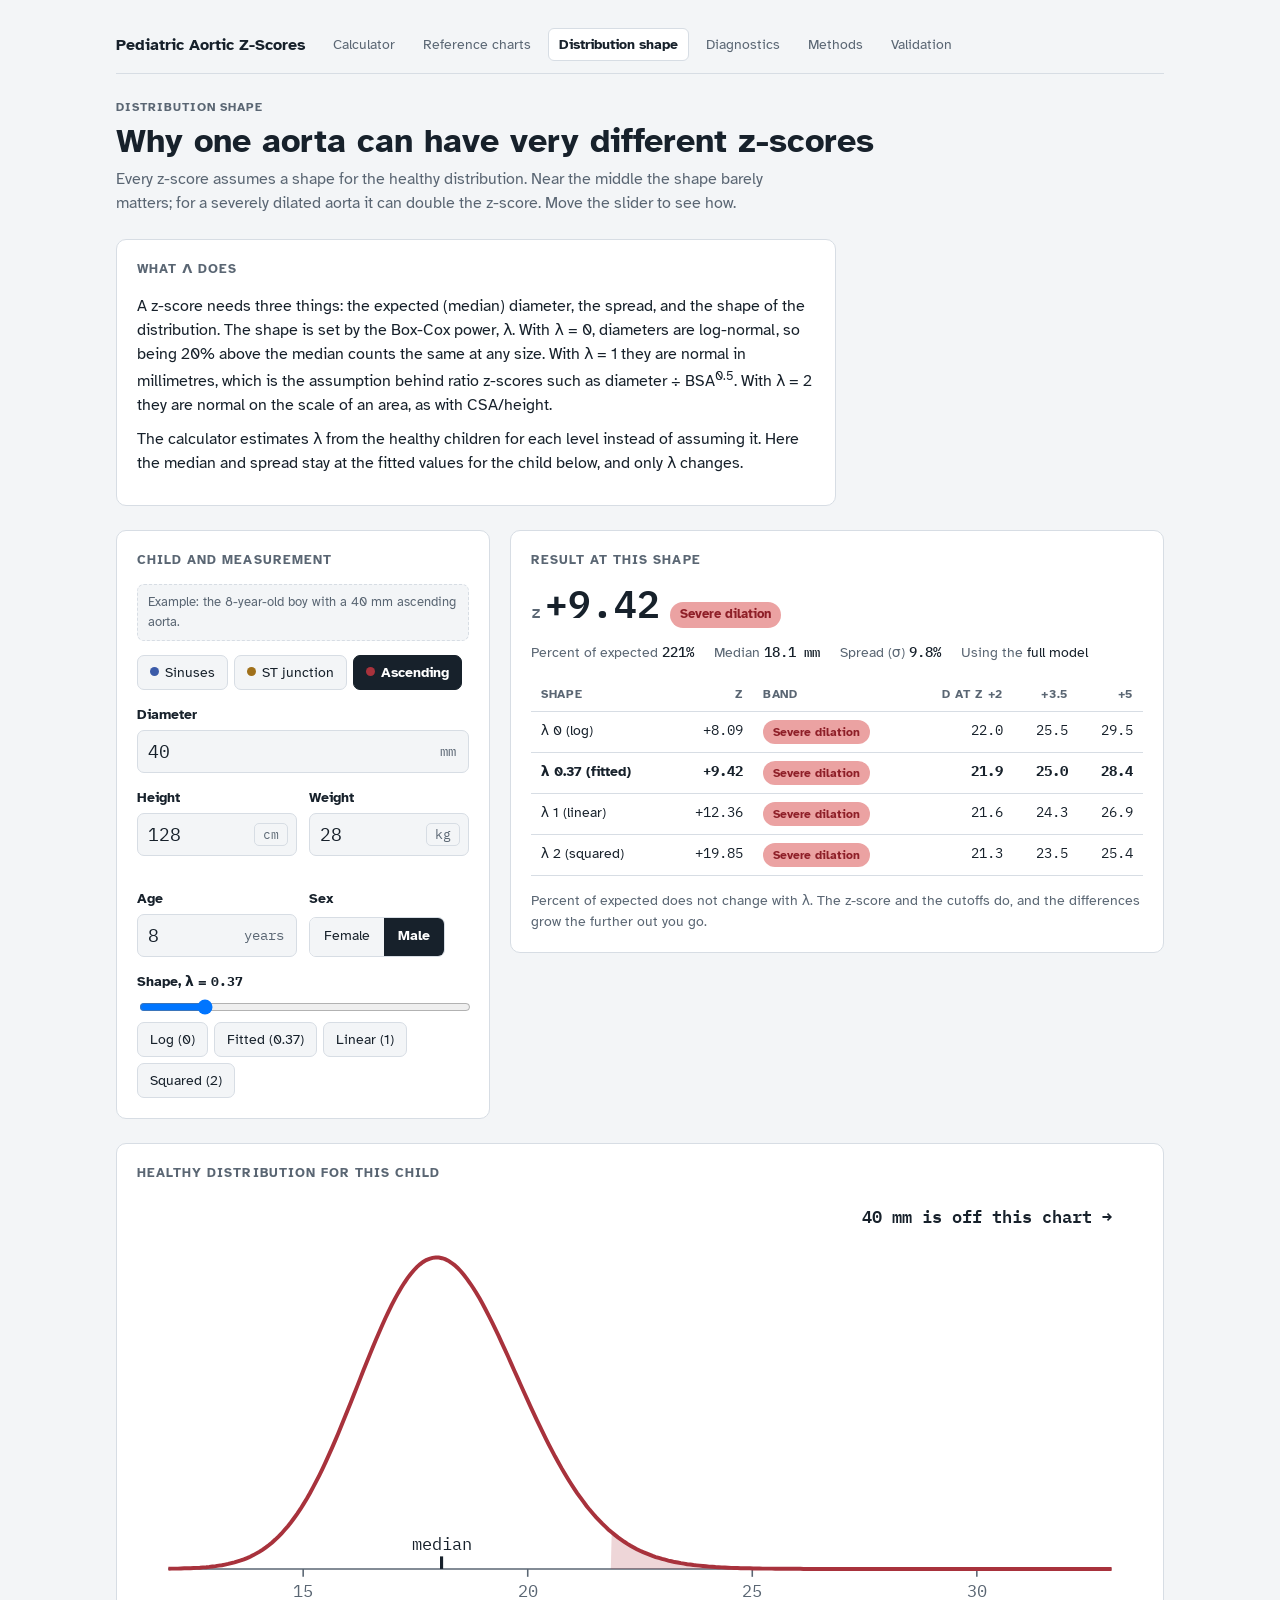
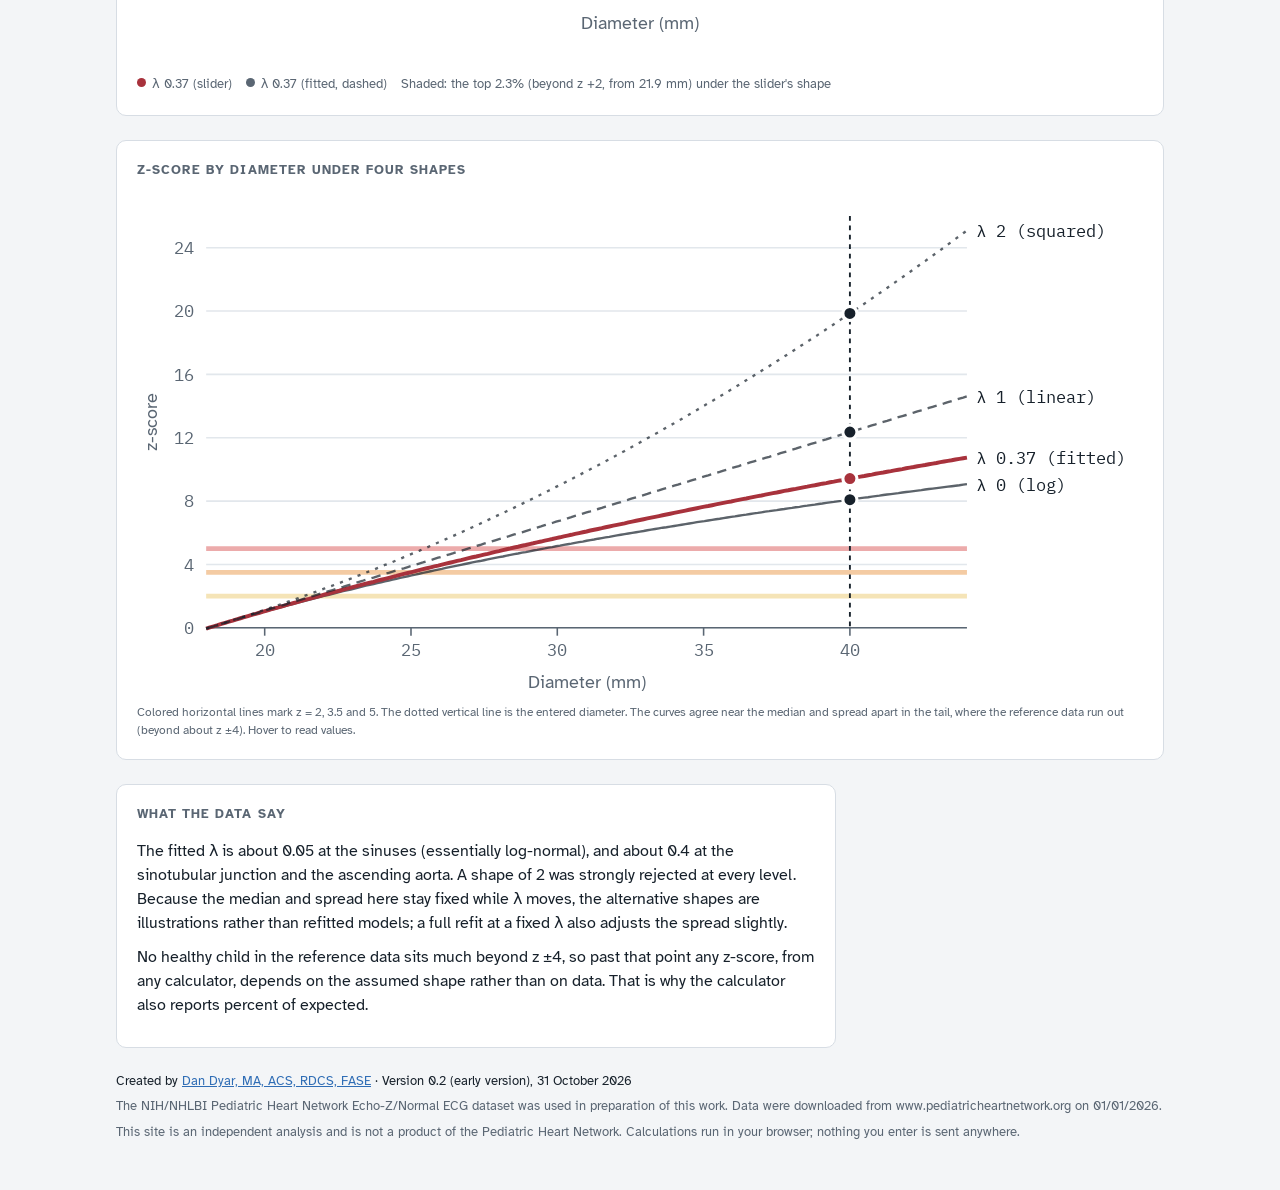
<file: shape.html>
<!doctype html>
<html lang="en">
<head>
<meta charset="utf-8">
<meta name="viewport" content="width=device-width, initial-scale=1, viewport-fit=cover">
<meta name="description" content="How the Box-Cox shape parameter changes aortic z-scores in the tail.">
<title>Distribution Shape</title>
<link rel="preconnect" href="https://fonts.googleapis.com">
<link rel="preconnect" href="https://fonts.gstatic.com" crossorigin>
<link rel="stylesheet" href="https://fonts.googleapis.com/css2?family=Atkinson+Hyperlegible:ital,wght@0,400;0,700;1,400&family=IBM+Plex+Mono:wght@400;500;600&display=swap">
<link rel="stylesheet" href="css/site.css">
<style>body { margin: 0; }</style>
</head>
<body>
<div class="page">
  <nav class="sitenav" aria-label="Pages"><a class="brand" href="index.html">Pediatric Aortic Z-Scores</a><a class="tab" href="index.html">Calculator</a><a class="tab" href="charts.html">Reference charts</a><a class="tab" href="shape.html" aria-current="page">Distribution shape</a><a class="tab" href="diagnostics.html">Diagnostics</a><a class="tab" href="methods.html">Methods</a><a class="tab" href="validation.html">Validation</a></nav>
  <header>
    <div class="eyebrow">Distribution shape</div>
    <h1>Why one aorta can have very different z-scores</h1>
    <p class="lede">Every z-score assumes a shape for the healthy distribution. Near the middle the shape barely matters; for a severely dilated aorta it can double the z-score. Move the slider to see how.</p>
  </header>

  <section class="panel prose">
    <h2>What λ does</h2>
    <p>A z-score needs three things: the expected (median) diameter, the spread, and the shape of the distribution. The shape is set by the Box-Cox power, λ. With λ = 0, diameters are log-normal, so being 20% above the median counts the same at any size. With λ = 1 they are normal in millimetres, which is the assumption behind ratio z-scores such as diameter ÷ BSA<sup>0.5</sup>. With λ = 2 they are normal on the scale of an area, as with CSA/height.</p>
    <p>The calculator estimates λ from the healthy children for each level instead of assuming it. Here the median and spread stay at the fitted values for the child below, and only λ changes.</p>
  </section>

  <div class="work">
    <section class="panel" aria-labelledby="c-h">
      <h2 id="c-h">Child and measurement</h2>
      <form id="f" novalidate>
        <div class="example-note">Example: the 8-year-old boy with a 40 mm ascending aorta.</div>
        <div class="tabs" id="level-tabs" role="group" aria-label="Level">
          <button type="button" data-k="SOV" aria-pressed="false"><span class="dot" style="background:var(--c-sov)"></span>Sinuses</button>
          <button type="button" data-k="STJ" aria-pressed="false"><span class="dot" style="background:var(--c-stj)"></span>ST junction</button>
          <button type="button" data-k="AAO" aria-pressed="true"><span class="dot" style="background:var(--c-aao)"></span>Ascending</button>
        </div>
        <div class="field"><label for="d">Diameter</label><div class="unit-input"><input id="d" inputmode="decimal" autocomplete="off" value="40"><span>mm</span></div></div>
        <div class="two">
          <div class="field"><label for="ht">Height</label><div class="unit-input"><input id="ht" inputmode="decimal" autocomplete="off" value="128"><button type="button" class="unit-btn" id="ht-unit">cm</button></div><span class="hint unit-alt" id="ht-alt"></span></div>
          <div class="field"><label for="wt">Weight</label><div class="unit-input"><input id="wt" inputmode="decimal" autocomplete="off" value="28"><button type="button" class="unit-btn" id="wt-unit">kg</button></div><span class="hint unit-alt" id="wt-alt"></span></div>
        </div>
        <div class="two">
          <div class="field"><label for="age">Age</label><div class="unit-input"><input id="age" inputmode="decimal" autocomplete="off" value="8"><span>years</span></div></div>
          <div class="field"><span class="label" id="sex-l">Sex</span>
            <div class="seg" role="radiogroup" aria-labelledby="sex-l">
              <input type="radio" name="sex" id="sex-f" value="F"><label for="sex-f">Female</label>
              <input type="radio" name="sex" id="sex-m" value="M" checked><label for="sex-m">Male</label>
            </div>
          </div>
        </div>
        <div class="field">
          <label for="lam">Shape, λ = <span id="lam-out" class="mono">—</span></label>
          <input type="range" id="lam" min="0" max="2" step="0.01" value="0.37" style="width:100%">
          <div class="tabs">
            <button type="button" data-lam="0">Log (0)</button>
            <button type="button" data-lam="fit" id="fit-btn">Fitted</button>
            <button type="button" data-lam="1">Linear (1)</button>
            <button type="button" data-lam="2">Squared (2)</button>
          </div>
        </div>
      </form>
    </section>

    <section class="panel" aria-live="polite">
      <h2>Result at this shape</h2>
      <p class="sub" id="need" hidden>Enter a diameter, height and age.</p>
      <div id="results" style="display:grid;gap:14px">
        <div class="zgroup"><span class="zval"><small>z</small><span id="z">—</span></span><span class="chip none" id="cat">—</span></div>
        <div class="rfacts">
          <span>Percent of expected <b id="pct">—</b></span>
          <span>Median <b id="med">—</b></span>
          <span>Spread (σ) <b id="sig">—</b></span>
          <span>Using the <b id="model" style="font-family:var(--font-ui)">—</b></span>
        </div>
        <div class="table-wrap">
          <table>
            <thead><tr><th>Shape</th><th class="num">z</th><th>Band</th><th class="num">D at z +2</th><th class="num">+3.5</th><th class="num">+5</th></tr></thead>
            <tbody id="lam-tab"></tbody>
          </table>
        </div>
        <p class="sub" style="margin:0">Percent of expected does not change with λ. The z-score and the cutoffs do, and the differences grow the further out you go.</p>
      </div>
    </section>
  </div>

  <section class="panel">
    <h2>Healthy distribution for this child</h2>
    <div class="chart"><svg id="dens" viewBox="0 0 640 300" role="img" aria-label="Distribution of healthy diameters for this child under the selected shape"></svg></div>
    <div class="legend" id="dens-legend" style="margin-top:6px"></div>
  </section>

  <section class="panel">
    <h2>z-score by diameter under four shapes</h2>
    <div class="chart"><svg id="zplot" viewBox="0 0 640 320" role="img" aria-label="z-score against diameter for lambda 0, fitted, 1 and 2"></svg></div>
    <p class="scale-cap" style="margin:6px 0 0">Colored horizontal lines mark z = 2, 3.5 and 5. The dotted vertical line is the entered diameter. The curves agree near the median and spread apart in the tail, where the reference data run out (beyond about z ±4). Hover to read values.</p>
  </section>

  <section class="panel prose">
    <h2>What the data say</h2>
    <p>The fitted λ is about 0.05 at the sinuses (essentially log-normal), and about 0.4 at the sinotubular junction and the ascending aorta. A shape of 2 was strongly rejected at every level. Because the median and spread here stay fixed while λ moves, the alternative shapes are illustrations rather than refitted models; a full refit at a fixed λ also adjusts the spread slightly.</p>
    <p>No healthy child in the reference data sits much beyond z ±4, so past that point any z-score, from any calculator, depends on the assumed shape rather than on data. That is why the calculator also reports percent of expected.</p>
  </section>
  <div class="tip" id="tip" hidden></div>
  <footer>
    <p>The NIH/NHLBI Pediatric Heart Network Echo-Z/Normal ECG dataset was used in preparation of this work. Data were downloaded from www.pediatricheartnetwork.org on 01/01/2026.</p>
    <p>This site is an independent analysis and is not a product of the Pediatric Heart Network. Calculations run in your browser; nothing you enter is sent anywhere.</p>
  </footer>
</div>
<script src="models/root_bccg.js"></script>
<script src="tests/root_bccg_testcases.js"></script>
<script src="js/aortic-model.js"></script>
<script src="js/shape.js"></script>
</body>
</html>
</file>
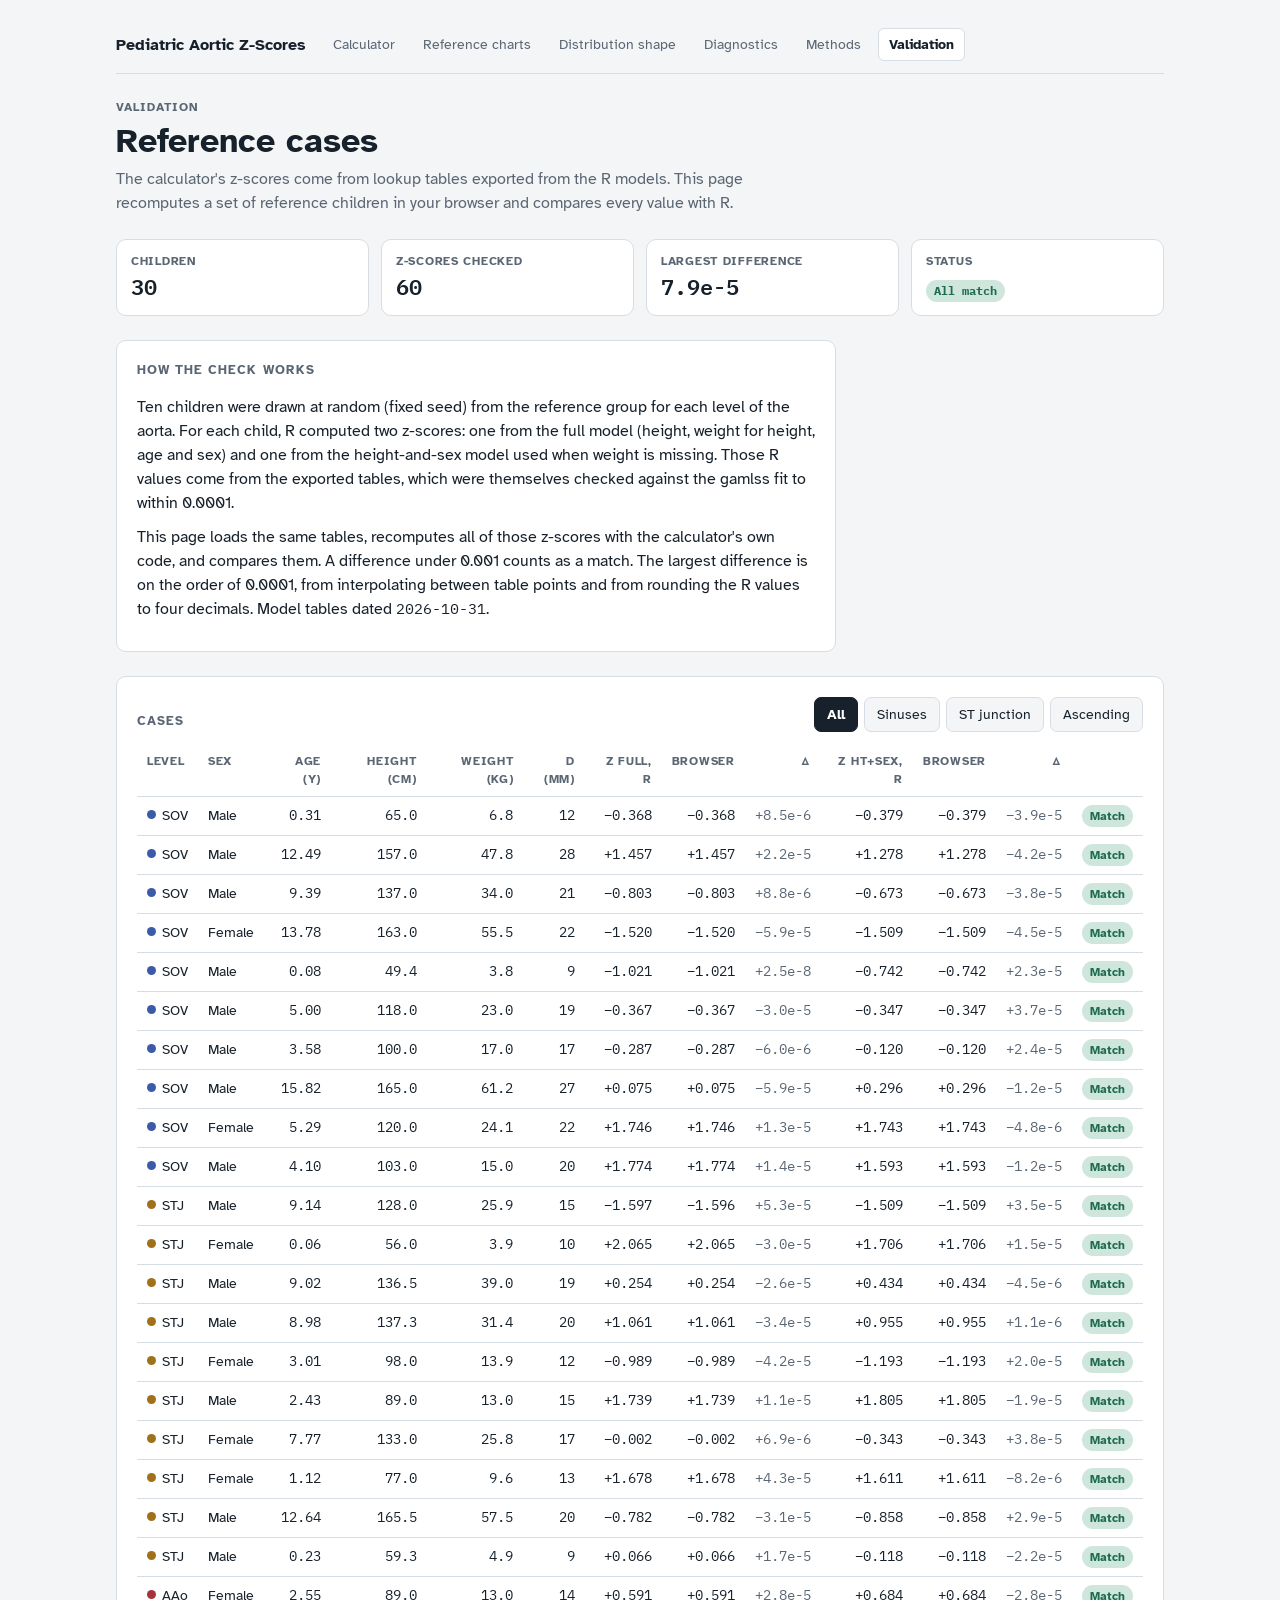
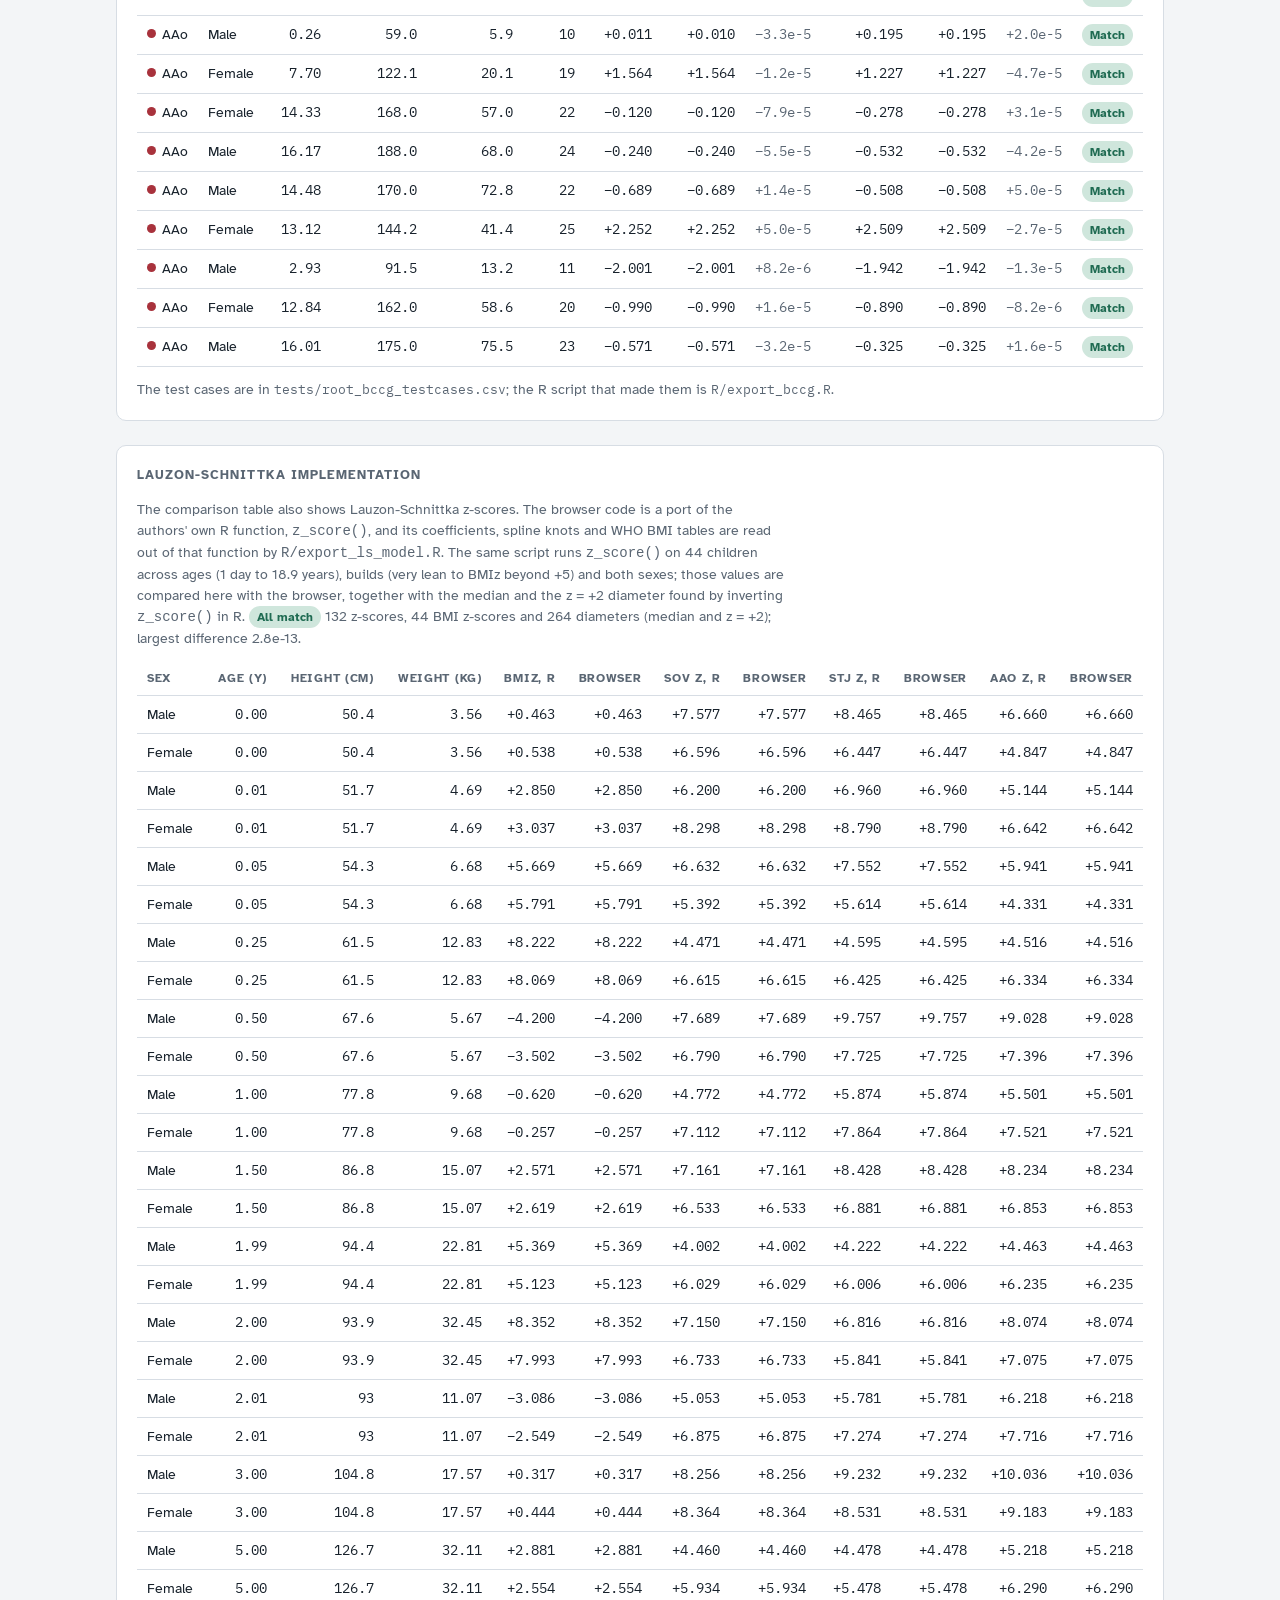
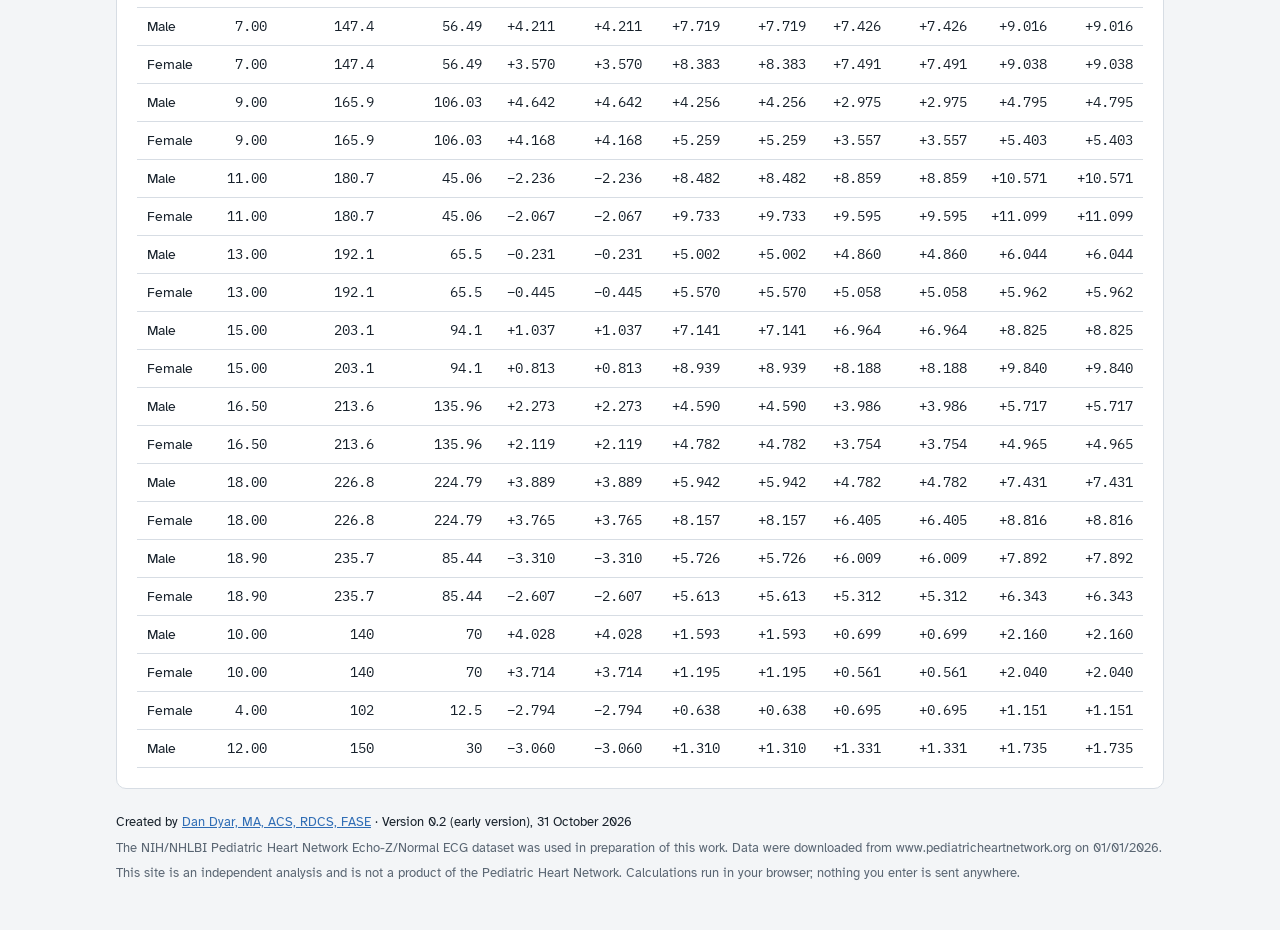
<file: validation.html>
<!doctype html>
<html lang="en">
<head>
<meta charset="utf-8">
<meta name="viewport" content="width=device-width, initial-scale=1, viewport-fit=cover">
<meta name="description" content="Reference cases comparing the browser z-scores with the R models.">
<title>Validation Cases</title>
<link rel="preconnect" href="https://fonts.googleapis.com">
<link rel="preconnect" href="https://fonts.gstatic.com" crossorigin>
<link rel="stylesheet" href="https://fonts.googleapis.com/css2?family=Atkinson+Hyperlegible:ital,wght@0,400;0,700;1,400&family=IBM+Plex+Mono:wght@400;500;600&display=swap">
<link rel="stylesheet" href="css/site.css">
<style>body { margin: 0; }</style>
</head>
<body>
<div class="page">
  <nav class="sitenav" aria-label="Pages"><a class="brand" href="index.html">Pediatric Aortic Z-Scores</a><a class="tab" href="index.html">Calculator</a><a class="tab" href="charts.html">Reference charts</a><a class="tab" href="shape.html">Distribution shape</a><a class="tab" href="diagnostics.html">Diagnostics</a><a class="tab" href="methods.html">Methods</a><a class="tab" href="validation.html" aria-current="page">Validation</a></nav>
  <header>
    <div class="eyebrow">Validation</div>
    <h1>Reference cases</h1>
    <p class="lede">The calculator's z-scores come from lookup tables exported from the R models. This page recomputes a set of reference children in your browser and compares every value with R.</p>
  </header>

  <div class="stat-row">
    <div class="stat"><div class="k">Children</div><div class="v" id="s-n">—</div></div>
    <div class="stat"><div class="k">z-scores checked</div><div class="v" id="s-z">—</div></div>
    <div class="stat"><div class="k">Largest difference</div><div class="v" id="s-max">—</div></div>
    <div class="stat"><div class="k">Status</div><div class="v"><span id="s-status" class="pill">—</span></div></div>
  </div>

  <section class="panel prose">
    <h2>How the check works</h2>
    <p>Ten children were drawn at random (fixed seed) from the reference group for each level of the aorta. For each child, R computed two z-scores: one from the full model (height, weight for height, age and sex) and one from the height-and-sex model used when weight is missing. Those R values come from the exported tables, which were themselves checked against the gamlss fit to within 0.0001.</p>
    <p>This page loads the same tables, recomputes all of those z-scores with the calculator's own code, and compares them. A difference under 0.001 counts as a match. The largest difference is on the order of 0.0001, from interpolating between table points and from rounding the R values to four decimals. Model tables dated <span id="s-date" class="mono">—</span>.</p>
  </section>

  <section class="panel">
    <div class="controls" style="justify-content:space-between;margin-bottom:12px">
      <h2 style="margin:0">Cases</h2>
      <div class="tabs" id="filter" role="group" aria-label="Filter by level">
        <button type="button" data-k="ALL" aria-pressed="true">All</button>
        <button type="button" data-k="SOV" aria-pressed="false">Sinuses</button>
        <button type="button" data-k="STJ" aria-pressed="false">ST junction</button>
        <button type="button" data-k="AAO" aria-pressed="false">Ascending</button>
      </div>
    </div>
    <div class="table-wrap">
      <table>
        <thead>
          <tr><th>Level</th><th>Sex</th><th class="num">Age (y)</th><th class="num">Height (cm)</th><th class="num">Weight (kg)</th><th class="num">D (mm)</th>
              <th class="num">z full, R</th><th class="num">Browser</th><th class="num">Δ</th>
              <th class="num">z ht+sex, R</th><th class="num">Browser</th><th class="num">Δ</th><th></th></tr>
        </thead>
        <tbody id="cases"></tbody>
      </table>
    </div>
    <p class="sub" style="margin:12px 0 0">The test cases are in <span class="mono">tests/root_bccg_testcases.csv</span>; the R script that made them is <span class="mono">R/export_bccg.R</span>.</p>
  </section>  <section class="panel" id="ls-sec" hidden>
    <h2>Lauzon-Schnittka implementation</h2>
    <p class="sub prose" style="margin:0 0 12px">The comparison table also shows Lauzon-Schnittka z-scores. The browser code is a port of the authors' own R function, <code>z_score()</code>, and its coefficients, spline knots and WHO BMI tables are read out of that function by <code>R/export_ls_model.R</code>. The same script runs <code>z_score()</code> on 44 children across ages (1 day to 18.9 years), builds (very lean to BMIz beyond +5) and both sexes; those values are compared here with the browser, together with the median and the z = +2 diameter found by inverting <code>z_score()</code> in R. <span id="ls-sum"></span></p>
    <div class="table-wrap">
      <table>
        <thead><tr><th>Sex</th><th class="num">Age (y)</th><th class="num">Height (cm)</th><th class="num">Weight (kg)</th><th class="num">BMIz, R</th><th class="num">Browser</th>
          <th class="num">SOV z, R</th><th class="num">Browser</th><th class="num">STJ z, R</th><th class="num">Browser</th><th class="num">AAo z, R</th><th class="num">Browser</th></tr></thead>
        <tbody id="ls-cases"></tbody>
      </table>
    </div>
  </section>
  <footer>
    <p>The NIH/NHLBI Pediatric Heart Network Echo-Z/Normal ECG dataset was used in preparation of this work. Data were downloaded from www.pediatricheartnetwork.org on 01/01/2026.</p>
    <p>This site is an independent analysis and is not a product of the Pediatric Heart Network. Calculations run in your browser; nothing you enter is sent anywhere.</p>
  </footer>
</div>
<script src="models/root_bccg.js"></script>
<script src="tests/root_bccg_testcases.js"></script>
<script src="js/aortic-model.js"></script>
<script src="models/lauzon_schnittka.js"></script>
<script src="tests/ls_reference_cases.js"></script>
<script src="js/lauzon-schnittka.js"></script>
<script src="js/validation.js"></script>
</body>
</html>
</file>
<file: css/site.css>
/* Layout: a clinical worksheet. Measurements on the left; one result row per level
   of the aorta (root to ascending) on the right, each with a caliper-style mm scale.
   Methods, weight for height, sources and notes fold away below. */
:root {
  --bg: #f3f5f7;
  --surface: #ffffff;
  --ink: #17212b;
  --muted: #5a6673;
  --line: #d7dde4;
  --accent: #a8323c;
  --accent-soft: #f6e3e5;
  --focus: #2f6db5;
  --c-sov: #3b5ba9;
  --c-stj: #a0701a;
  --c-aao: #a8323c;
  --band-small: #c9d5e6;
  --band-normal: #cfe6dc;
  --band-mild: #f5e2b0;
  --band-moderate: #f3c69a;
  --band-severe: #eba2a2;
  --chip-normal-ink: #1f6b52;
  --chip-mild-ink: #7a5a00;
  --chip-moderate-ink: #8a4300;
  --chip-severe-ink: #8e1f28;
  --chip-small-ink: #2c4f7c;
  --font-ui: "Atkinson Hyperlegible", "Segoe UI", system-ui, -apple-system, sans-serif;
  --font-num: "IBM Plex Mono", ui-monospace, "SFMono-Regular", Menlo, Consolas, monospace;
}
@media (prefers-color-scheme: dark) {
  :root:not([data-theme="light"]) {
    --bg: #0f1419; --surface: #171e26; --ink: #e5eaf0; --muted: #9aa5b1; --line: #2b3540;
    --accent: #ec6b73; --accent-soft: #3a1f23; --focus: #7fb0ec;
    --c-sov: #6f8fe0; --c-stj: #b88a2a; --c-aao: #e45f72;
    --band-small: #2b3b52; --band-normal: #1f4236; --band-mild: #4a3d14; --band-moderate: #57361a; --band-severe: #5c2427;
    --chip-normal-ink: #8fd6b8; --chip-mild-ink: #ead07a; --chip-moderate-ink: #f2b27a; --chip-severe-ink: #f3a0a6; --chip-small-ink: #a9c4ea;
    color-scheme: dark;
  }
}
:root[data-theme="dark"] {
  --bg: #0f1419; --surface: #171e26; --ink: #e5eaf0; --muted: #9aa5b1; --line: #2b3540;
  --accent: #ec6b73; --accent-soft: #3a1f23; --focus: #7fb0ec;
  --c-sov: #6f8fe0; --c-stj: #b88a2a; --c-aao: #e45f72;
  --band-small: #2b3b52; --band-normal: #1f4236; --band-mild: #4a3d14; --band-moderate: #57361a; --band-severe: #5c2427;
  --chip-normal-ink: #8fd6b8; --chip-mild-ink: #ead07a; --chip-moderate-ink: #f2b27a; --chip-severe-ink: #f3a0a6; --chip-small-ink: #a9c4ea;
  color-scheme: dark;
}

* { box-sizing: border-box; }
[hidden] { display: none !important; }
body { background: var(--bg); color: var(--ink); font-family: var(--font-ui); font-size: 16px; line-height: 1.5; }
.page {
  max-width: 1080px; margin: 0 auto;
  padding-block: 28px 48px;
  padding-left: max(16px, env(safe-area-inset-left, 0px));
  padding-right: max(16px, env(safe-area-inset-right, 0px));
  display: grid; gap: 24px;
}
header { display: grid; gap: 6px; }
.eyebrow { font-size: 12px; letter-spacing: .08em; text-transform: uppercase; color: var(--muted); font-weight: 700; }
h1 { margin: 0; font-size: clamp(26px, 4vw, 34px); line-height: 1.15; text-wrap: balance; }
.subtitle { margin: 0; font-size: 17px; font-style: italic; }
.lede { margin: 0; color: var(--muted); max-width: 66ch; }

.work { display: grid; grid-template-columns: minmax(0, 4fr) minmax(0, 7fr); gap: 20px; align-items: start; }
@media (max-width: 800px) { .work { grid-template-columns: 1fr; } }
.panel { background: var(--surface); border: 1px solid var(--line); border-radius: 10px; padding: 20px; min-width: 0; }
.panel h2 { margin: 0 0 14px; font-size: 13px; letter-spacing: .08em; text-transform: uppercase; color: var(--muted); }

form { display: grid; gap: 14px; }
.field { display: grid; gap: 5px; }
.field label, .field .label { font-weight: 700; font-size: 14px; }
.hint { font-size: 13px; color: var(--muted); }
.unit-input { display: grid; grid-template-columns: minmax(0, 1fr) auto; align-items: center; border: 1px solid var(--line); border-radius: 7px; background: var(--bg); }
.unit-input input { border: 0; background: transparent; color: var(--ink); font-family: var(--font-num); font-size: 18px; padding: 9px 10px; min-width: 0; width: 100%; }
.unit-input span { padding: 0 12px; color: var(--muted); font-family: var(--font-num); font-size: 14px; }
.unit-input:focus-within { outline: 2px solid var(--focus); outline-offset: 1px; }
input:focus { outline: none; }
input[type="date"] { font: 16px var(--font-num); color: var(--ink); background: var(--bg); border: 1px solid var(--line); border-radius: 7px; padding: 8px 10px; width: 100%; min-width: 0; }
input[type="date"]:focus-visible { outline: 2px solid var(--focus); outline-offset: 1px; }
.two { display: grid; grid-template-columns: 1fr 1fr; gap: 12px; }
.three { display: grid; grid-template-columns: repeat(3, minmax(0, 1fr)); gap: 10px; }
@media (max-width: 380px) { .two { grid-template-columns: 1fr; } }
@media (max-width: 420px) { .three { grid-template-columns: 1fr; } }
.dot { display: inline-block; width: 9px; height: 9px; border-radius: 50%; margin-right: 6px; vertical-align: 1px; }
.fieldset-head { display: grid; gap: 2px; }

.seg { display: inline-grid; grid-auto-flow: column; border: 1px solid var(--line); border-radius: 7px; overflow: hidden; width: max-content; max-width: 100%; }
.seg input { position: absolute; opacity: 0; pointer-events: none; }
.seg label { padding: 7px 14px; cursor: pointer; font-size: 14px; font-weight: 400; background: var(--bg); color: var(--ink); }
.seg input:checked + label { background: var(--ink); color: var(--surface); font-weight: 700; }
.seg input:focus-visible + label { outline: 2px solid var(--focus); outline-offset: -2px; }

.example-note { font-size: 13px; color: var(--muted); background: var(--bg); border: 1px dashed var(--line); border-radius: 7px; padding: 8px 10px; }
.example-note button { font: inherit; color: var(--focus); background: none; border: 0; padding: 0; cursor: pointer; text-decoration: underline; }

.results { display: grid; gap: 0; }
.rrow { display: grid; gap: 10px; padding: 16px 0; border-top: 1px solid var(--line); }
.rrow:first-of-type { border-top: 0; padding-top: 0; }
.rhead { display: flex; flex-wrap: wrap; align-items: baseline; justify-content: space-between; gap: 6px 14px; }
.rname { font-weight: 700; font-size: 15px; }
.rname small { font-weight: 400; color: var(--muted); font-family: var(--font-num); margin-left: 6px; }
.zgroup { display: flex; align-items: baseline; gap: 10px; flex-wrap: wrap; }
.zval { font-family: var(--font-num); font-weight: 600; font-size: clamp(28px, 5vw, 38px); line-height: 1; font-variant-numeric: tabular-nums; }
.zval small { font-size: .45em; font-weight: 500; color: var(--muted); margin-right: 4px; }
.rfacts { display: flex; flex-wrap: wrap; gap: 4px 20px; font-size: 14px; color: var(--muted); }
.rfacts b { color: var(--ink); font-family: var(--font-num); font-weight: 500; }
.rrow svg { width: 100%; height: auto; display: block; }
.rrow.empty .zval { color: var(--muted); }
.rnote { font-size: 13px; color: var(--ink); background: var(--bg); border: 1px dashed var(--line); border-radius: 7px; padding: 7px 10px; }

.chip { display: inline-block; padding: 3px 10px; border-radius: 999px; font-weight: 700; font-size: 13px; }
.chip.normal { background: var(--band-normal); color: var(--chip-normal-ink); }
.chip.mild { background: var(--band-mild); color: var(--chip-mild-ink); }
.chip.moderate { background: var(--band-moderate); color: var(--chip-moderate-ink); }
.chip.severe { background: var(--band-severe); color: var(--chip-severe-ink); }
.chip.small { background: var(--band-small); color: var(--chip-small-ink); }
.chip.none { background: var(--bg); color: var(--muted); font-weight: 400; }

.modelline { font-size: 13px; color: var(--muted); border-top: 1px solid var(--line); padding-top: 12px; }
.flags { display: grid; gap: 6px; margin: 10px 0 0; padding: 0; list-style: none; }
.flags li { background: var(--accent-soft); color: var(--ink); border-radius: 7px; padding: 8px 10px; font-size: 14px; }
.scale-cap { font-size: 12px; color: var(--muted); }

details.panel { padding: 0; }
details.panel > summary { cursor: pointer; padding: 16px 20px; font-weight: 700; list-style: none; display: flex; justify-content: space-between; gap: 12px; }
details.panel > summary::-webkit-details-marker { display: none; }
details.panel > summary::after { content: "+"; font-family: var(--font-num); color: var(--muted); }
details.panel[open] > summary::after { content: "−"; }
details.panel > summary:focus-visible { outline: 2px solid var(--focus); outline-offset: -2px; border-radius: 10px; }
.details-body { padding: 0 20px 20px; display: grid; gap: 14px; }
.details-body p { margin: 0; max-width: 74ch; }
.details-body h3 { margin: 6px 0 0; font-size: 15px; }
.sub { color: var(--muted); font-size: 14px; }

.table-wrap { overflow-x: auto; }
table { border-collapse: collapse; width: 100%; font-size: 14px; }
th, td { text-align: left; padding: 8px 10px; border-bottom: 1px solid var(--line); vertical-align: top; }
th { font-size: 12px; text-transform: uppercase; letter-spacing: .06em; color: var(--muted); font-weight: 700; }
td.num { font-family: var(--font-num); font-variant-numeric: tabular-nums; white-space: nowrap; text-align: right; }
th.num { text-align: right; }
tr.primary td { font-weight: 700; }
#cmp-body table { table-layout: fixed; }
#cmp-body th:nth-child(1) { width: 46%; }
#cmp-body td.num .src { display: block; }
@media (max-width: 560px) { #cmp-body table { font-size: 13px; } #cmp-body th:nth-child(1) { width: 38%; } #cmp-body th, #cmp-body td { padding-left: 4px; padding-right: 4px; } #cmp-body thead th { font-size: 11px; } }

.src { display: block; color: var(--muted); font-size: 12px; font-weight: 400; }

.facts { display: grid; grid-template-columns: max-content minmax(0, 1fr); gap: 6px 18px; margin: 0; }
.facts dt { color: var(--muted); font-size: 14px; }
.facts dd { margin: 0; font-family: var(--font-num); font-variant-numeric: tabular-nums; font-size: 15px; }
@media (max-width: 420px) { .facts { grid-template-columns: 1fr; } .facts dd { margin-bottom: 6px; } }
.wfh-grid { display: grid; grid-template-columns: minmax(0, 1fr) minmax(0, 1.3fr); gap: 20px; align-items: start; }
@media (max-width: 760px) { .wfh-grid { grid-template-columns: 1fr; } }
.wfh-chart svg { width: 100%; height: auto; display: block; }
.legend { display: flex; flex-wrap: wrap; gap: 4px 14px; font-size: 13px; color: var(--muted); }

.refs { margin: 0; padding-left: 1.4em; display: grid; gap: 10px; }
.refs li { max-width: 80ch; }
.refs a { color: var(--focus); word-break: break-word; }
.refs .why { display: block; color: var(--muted); font-size: 14px; }
.mono { font-family: var(--font-num); font-size: .92em; }
.ok { color: var(--chip-normal-ink); font-weight: 700; }
.bad { color: var(--chip-severe-ink); font-weight: 700; }
footer { color: var(--muted); font-size: 13px; display: grid; gap: 6px; }
footer p { margin: 0; }

/* ---- site navigation (shared across pages) ---- */
.sitenav { display: flex; flex-wrap: wrap; gap: 4px 6px; align-items: center; border-bottom: 1px solid var(--line); padding-bottom: 12px; }
.sitenav .brand { font-weight: 700; margin-right: 10px; color: var(--ink); text-decoration: none; }
.sitenav a.tab { color: var(--muted); text-decoration: none; padding: 5px 10px; border-radius: 6px; font-size: 14px; border: 1px solid transparent; }
.sitenav a.tab:hover { color: var(--ink); background: var(--surface); }
.sitenav a.tab[aria-current="page"] { color: var(--ink); background: var(--surface); border-color: var(--line); font-weight: 700; }
.sitenav a:focus-visible { outline: 2px solid var(--focus); outline-offset: 2px; }

/* ---- charts and controls (shared) ---- */
.chart svg { width: 100%; height: auto; display: block; }
.tip { position: fixed; pointer-events: none; background: var(--surface); color: var(--ink); border: 1px solid var(--line); border-radius: 7px; padding: 7px 9px; font-size: 13px; box-shadow: 0 4px 14px rgba(0,0,0,.12); z-index: 20; max-width: 260px; }
.tip b { font-family: var(--font-num); font-weight: 600; }
.tabs { display: inline-flex; flex-wrap: wrap; gap: 6px; }
.tabs button { font: inherit; font-size: 14px; padding: 6px 12px; border-radius: 7px; border: 1px solid var(--line); background: var(--bg); color: var(--ink); cursor: pointer; }
.tabs button[aria-pressed="true"] { background: var(--ink); color: var(--surface); font-weight: 700; border-color: var(--ink); }
.tabs button:focus-visible { outline: 2px solid var(--focus); outline-offset: 2px; }
.controls { display: flex; flex-wrap: wrap; gap: 12px 20px; align-items: end; }
.prose { max-width: 72ch; }
.prose p { margin: 0 0 10px; }
.btn { font: inherit; font-size: 14px; padding: 7px 12px; border-radius: 7px; border: 1px solid var(--line); background: var(--surface); color: var(--ink); cursor: pointer; }
.btn:hover { background: var(--bg); }
.btn:focus-visible { outline: 2px solid var(--focus); outline-offset: 2px; }
.pill { display: inline-block; padding: 2px 8px; border-radius: 999px; font-size: 12px; font-weight: 700; }
.pill.ok { background: var(--band-normal); color: var(--chip-normal-ink); }
.pill.bad { background: var(--band-severe); color: var(--chip-severe-ink); }
.stat-row { display: grid; grid-template-columns: repeat(auto-fit, minmax(160px, 1fr)); gap: 12px; }
.stat { background: var(--surface); border: 1px solid var(--line); border-radius: 10px; padding: 12px 14px; }
.stat .k { font-size: 12px; color: var(--muted); text-transform: uppercase; letter-spacing: .06em; font-weight: 700; }
.stat .v { font-family: var(--font-num); font-size: 22px; font-weight: 600; font-variant-numeric: tabular-nums; }

.site-credit { color: var(--ink); }
.site-credit a { color: var(--focus); }

/* ---- unit toggle (cm/in, kg/lb) ---- */
.unit-btn { font: 13px var(--font-num); color: var(--muted); background: transparent; border: 1px solid var(--line); border-radius: 5px; padding: 2px 8px; margin-right: 8px; cursor: pointer; }
.unit-btn:hover { color: var(--ink); border-color: var(--muted); }
.unit-btn:focus-visible { outline: 2px solid var(--focus); outline-offset: 1px; }
th .unit-btn { margin: 0 0 0 4px; font-size: 11px; padding: 1px 6px; text-transform: none; letter-spacing: 0; }
.unit-alt { min-height: 1em; }
</file>
